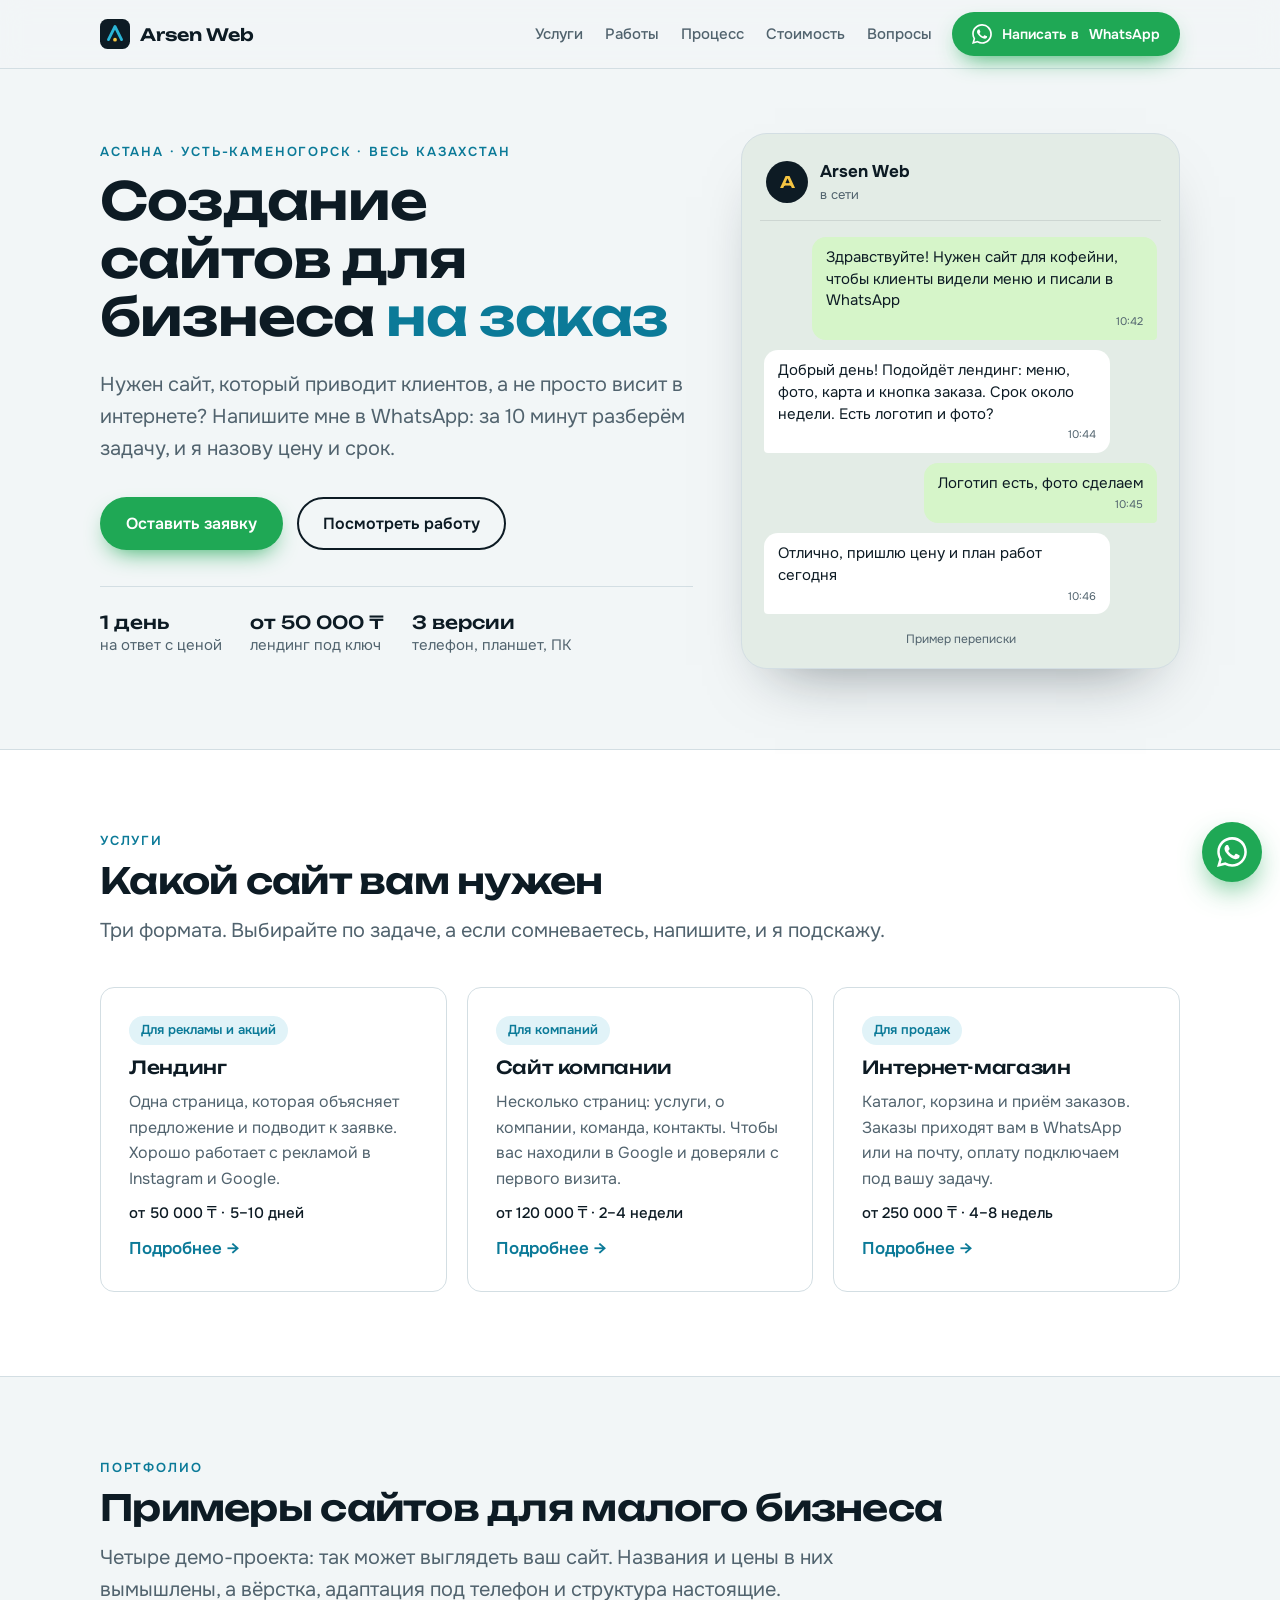
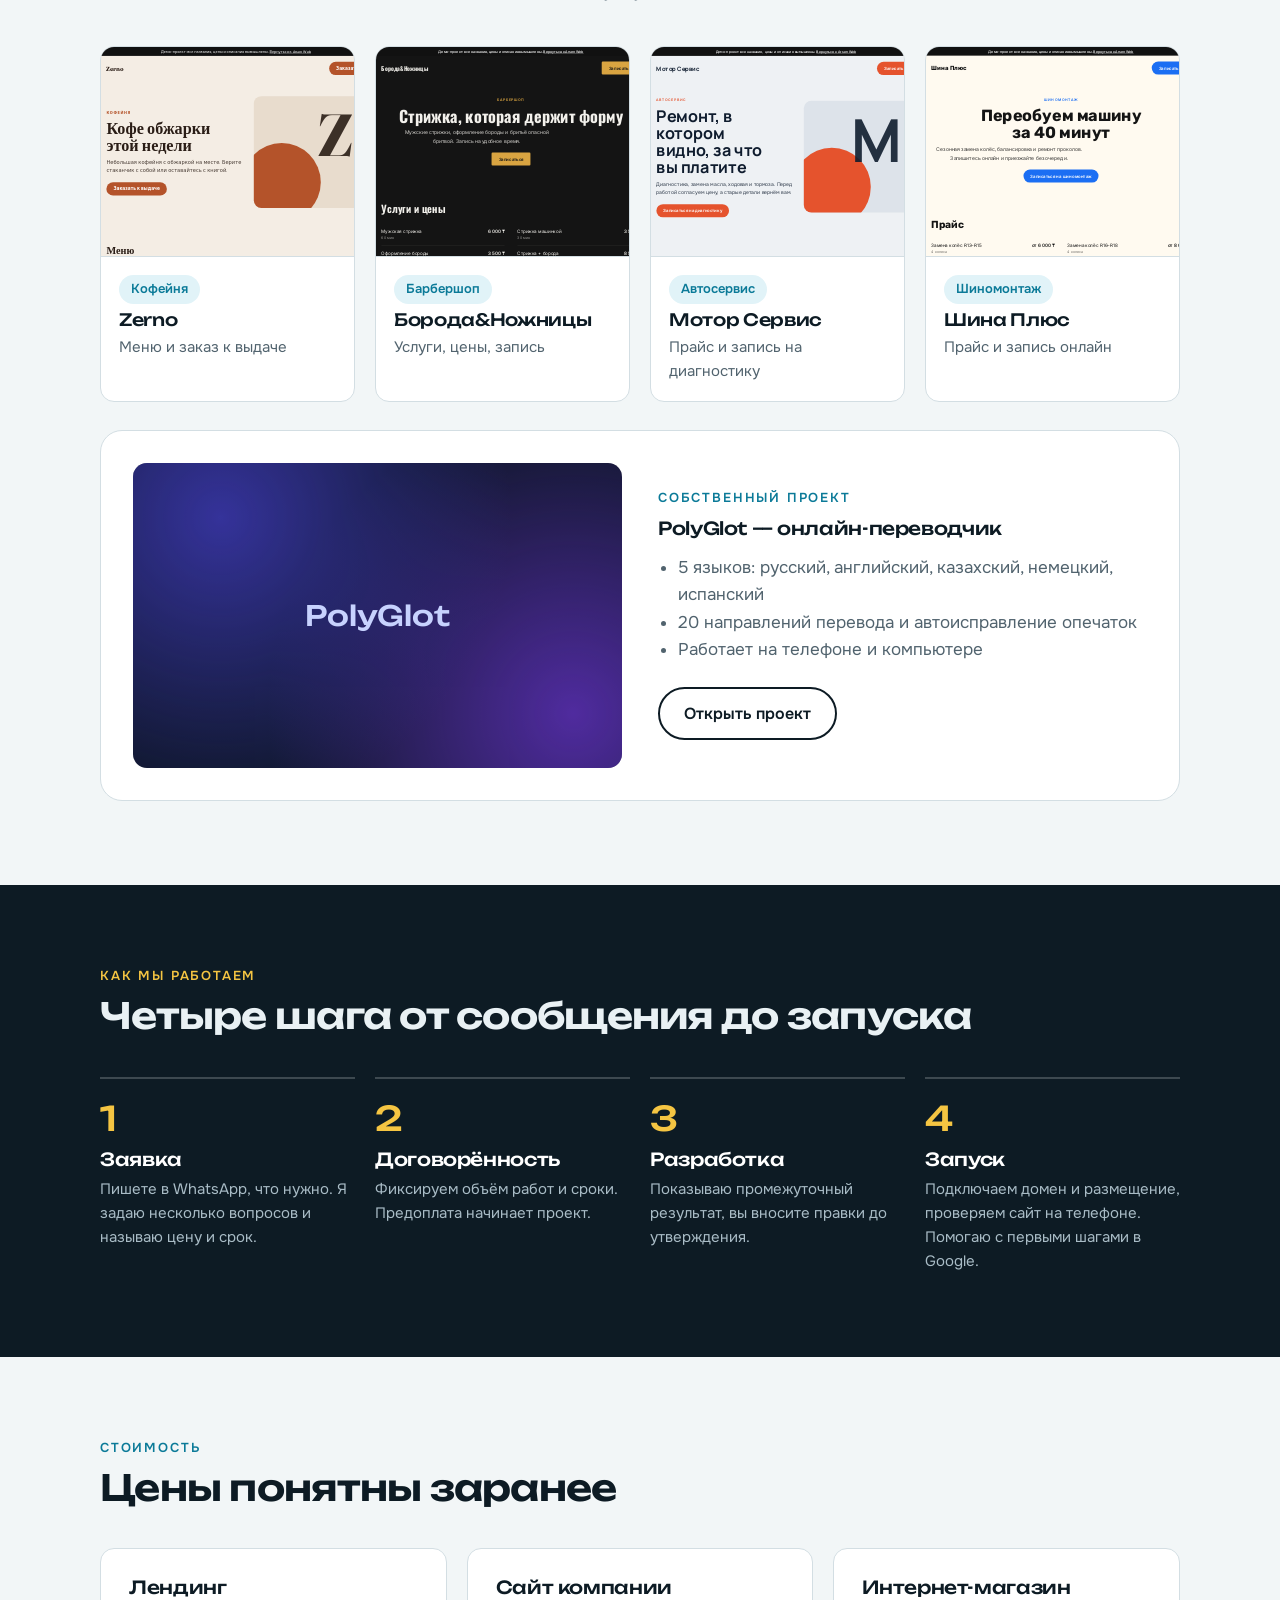
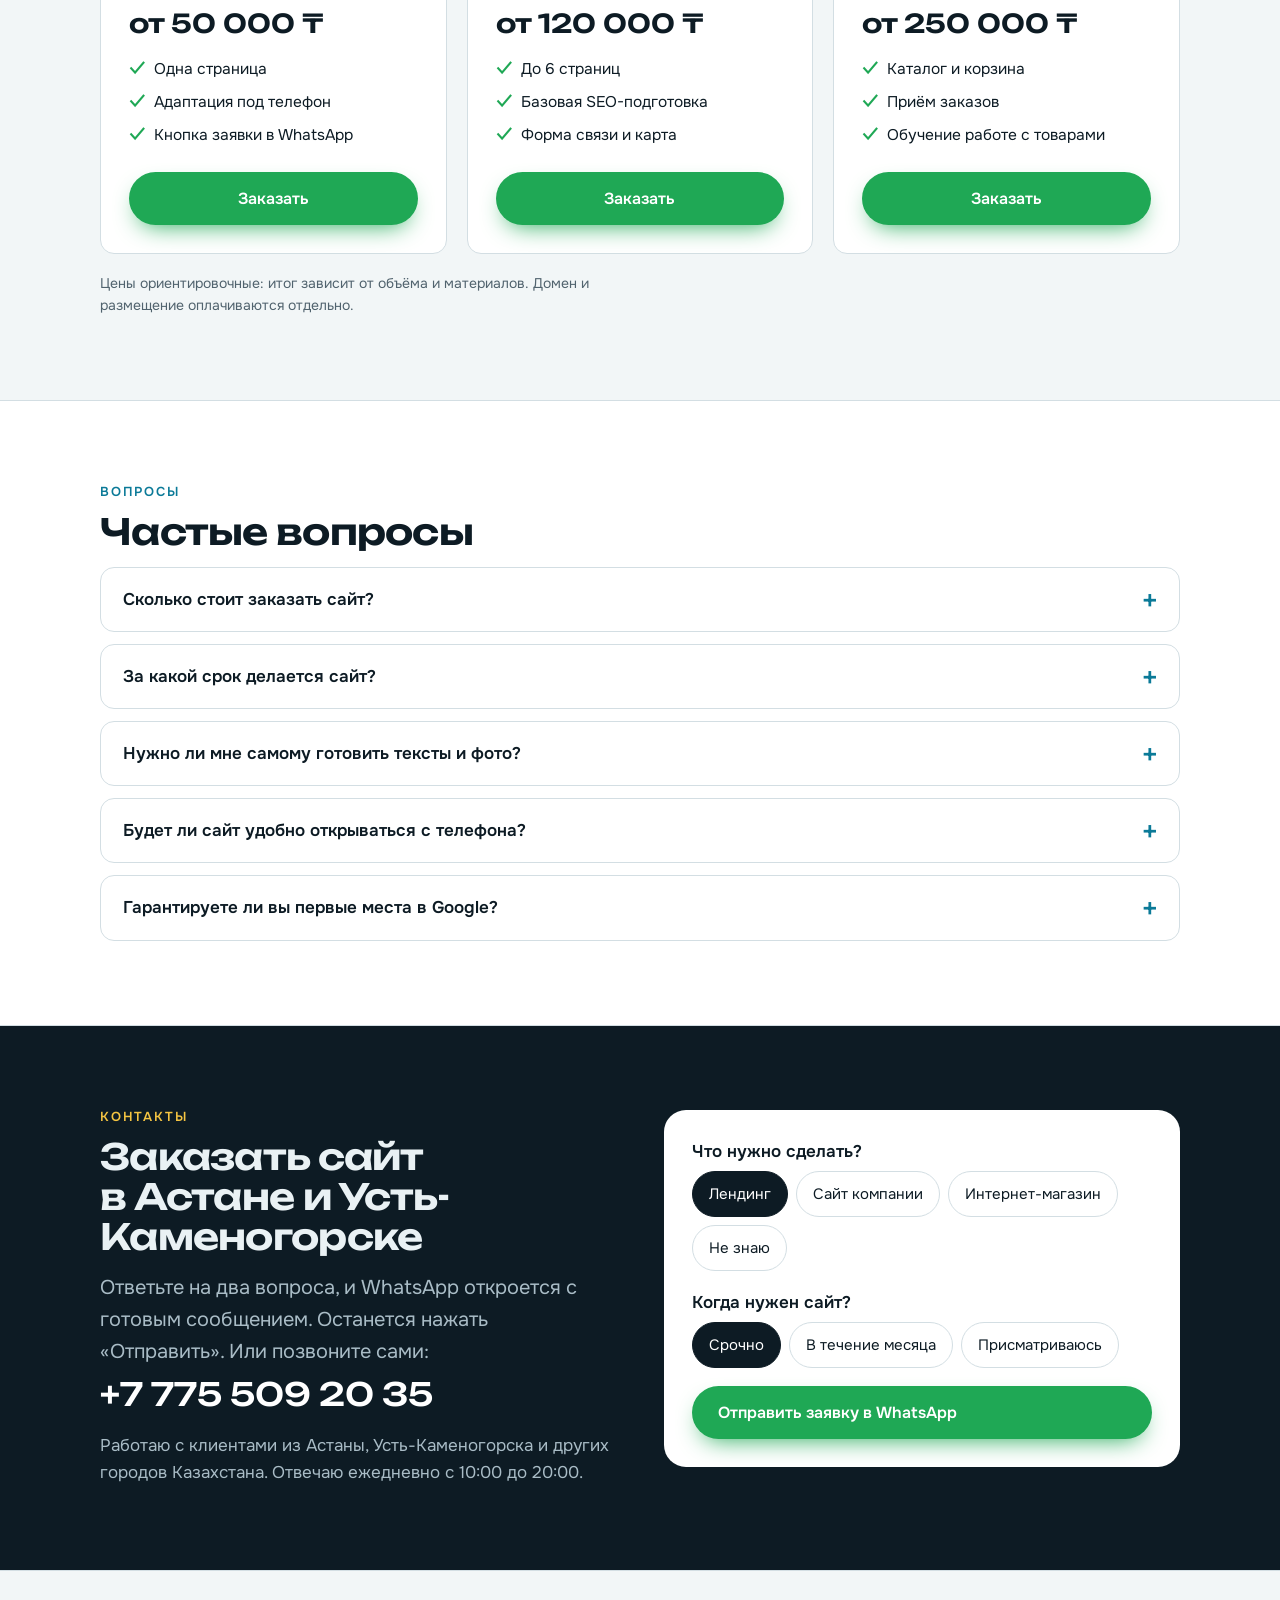
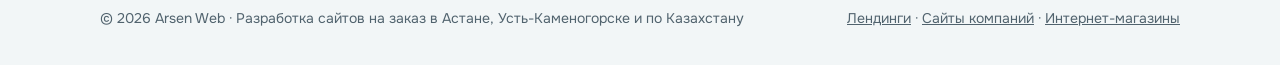
<file: index.html>
<!doctype html>
<html lang="ru">
<head>
<meta charset="utf-8">
<meta name="viewport" content="width=device-width, initial-scale=1">
<title>Создание сайтов на заказ в Астане и Усть-Каменогорске — Arsen Web</title>
<meta name="description" content="Разрабатываю сайты для бизнеса на заказ в Астане, Усть-Каменогорске и по всему Казахстану: лендинги, сайты компаний и интернет-магазины. Напишите в WhatsApp, и я назову стоимость и сроки.">
<link rel="canonical" href="https://arsen480.github.io/">
<link rel="icon" href="favicon.svg" type="image/svg+xml">
<meta name="theme-color" content="#0d1b24">
<meta property="og:type" content="website">
<meta property="og:locale" content="ru_RU">
<meta property="og:site_name" content="Arsen Web">
<meta property="og:title" content="Создание сайтов на заказ в Астане и Усть-Каменогорске — Arsen Web">
<meta property="og:description" content="Лендинги, сайты компаний и интернет-магазины. Заявка в WhatsApp, ответ в тот же день.">
<meta property="og:url" content="https://arsen480.github.io/">
<link rel="preconnect" href="https://fonts.googleapis.com">
<link rel="preconnect" href="https://fonts.gstatic.com" crossorigin>
<link rel="stylesheet" href="https://fonts.googleapis.com/css2?family=Onest:wght@400;500;600&family=Unbounded:wght@500;600&display=swap">
<link rel="stylesheet" href="styles.css">
<script type="application/ld+json">
{
  "@context": "https://schema.org",
  "@graph": [
    {
      "@type": "ProfessionalService",
      "@id": "https://arsen480.github.io/#business",
      "name": "Arsen Web",
      "url": "https://arsen480.github.io/",
      "description": "Разработка сайтов на заказ для бизнеса: лендинги, корпоративные сайты, интернет-магазины.",
      "telephone": "+77755092035",
      "areaServed": [ { "@type": "City", "name": "Астана" }, { "@type": "City", "name": "Усть-Каменогорск" }, { "@type": "Country", "name": "Казахстан" } ],
      "knowsAbout": ["Создание сайтов", "Лендинги", "Интернет-магазины", "Корпоративные сайты"]
    },
    {
      "@type": "FAQPage",
      "mainEntity": [
        { "@type": "Question", "name": "Сколько стоит заказать сайт?", "acceptedAnswer": { "@type": "Answer", "text": "Лендинг стоит от 50 000 ₸, сайт компании от 120 000 ₸, интернет-магазин от 250 000 ₸. Точную цену называю после короткого обсуждения задачи в WhatsApp." } },
        { "@type": "Question", "name": "За какой срок делается сайт?", "acceptedAnswer": { "@type": "Answer", "text": "Лендинг занимает обычно 5–10 рабочих дней, сайт компании 2–4 недели, интернет-магазин 4–8 недель. Срок зависит от готовности текстов и фотографий." } },
        { "@type": "Question", "name": "Нужно ли мне самому готовить тексты и фото?", "acceptedAnswer": { "@type": "Answer", "text": "Не обязательно. Если материалов нет, помогу составить структуру и тексты, а фотографии подберём вместе или используем ваши." } },
        { "@type": "Question", "name": "Будет ли сайт удобно открываться с телефона?", "acceptedAnswer": { "@type": "Answer", "text": "Да. Каждый сайт проверяю на телефоне, планшете и компьютере. Большинство посетителей приходит со смартфонов." } },
        { "@type": "Question", "name": "Гарантируете ли вы первые места в Google?", "acceptedAnswer": { "@type": "Answer", "text": "Нет, никто не может это гарантировать. Я делаю сайт технически готовым к поиску: быстрая загрузка, понятная структура, правильные заголовки и описания." } }
      ]
    }
  ]
}
</script>
</head>
<body>
<a class="skip" href="#main">Перейти к содержимому</a>

<header class="top">
  <div class="wrap bar">
    <a class="logo" href="/"><img src="favicon.svg" alt="" width="30" height="30">Arsen Web</a>
    <nav class="main" aria-label="Основное меню">
      <a href="#services">Услуги</a>
      <a href="#portfolio">Работы</a>
      <a href="#process">Процесс</a>
      <a href="#pricing">Стоимость</a>
      <a href="#faq">Вопросы</a>
    </nav>
    <a class="btn wa sm" href="https://wa.me/77755092035?text=%D0%97%D0%B4%D1%80%D0%B0%D0%B2%D1%81%D1%82%D0%B2%D1%83%D0%B9%D1%82%D0%B5!%20%D0%A5%D0%BE%D1%87%D1%83%20%D0%B7%D0%B0%D0%BA%D0%B0%D0%B7%D0%B0%D1%82%D1%8C%20%D1%81%D0%B0%D0%B9%D1%82." rel="noopener"><svg viewBox="0 0 24 24" aria-hidden="true"><path d="M20.52 3.48A11.9 11.9 0 0 0 12.04 0C5.5 0 .2 5.3.2 11.84c0 2.09.55 4.13 1.6 5.93L0 24l6.4-1.68a11.8 11.8 0 0 0 5.64 1.44h.01c6.54 0 11.84-5.3 11.84-11.84 0-3.16-1.23-6.13-3.37-8.44zM12.05 21.8h-.01a9.8 9.8 0 0 1-5-1.37l-.36-.21-3.8 1 1.01-3.7-.23-.38a9.8 9.8 0 0 1-1.5-5.2c0-5.42 4.42-9.84 9.85-9.84 2.63 0 5.1 1.02 6.96 2.88a9.77 9.77 0 0 1 2.88 6.96c0 5.43-4.42 9.86-9.8 9.86zm5.4-7.37c-.3-.15-1.75-.86-2.02-.96-.27-.1-.47-.15-.67.15-.2.3-.77.96-.94 1.16-.17.2-.35.22-.64.07-.3-.15-1.25-.46-2.38-1.47-.88-.78-1.47-1.75-1.64-2.05-.17-.3-.02-.46.13-.6.13-.13.3-.35.45-.52.15-.17.2-.3.3-.5.1-.2.05-.37-.02-.52-.08-.15-.67-1.61-.92-2.2-.24-.58-.48-.5-.67-.5h-.57c-.2 0-.52.07-.8.37-.27.3-1.04 1.02-1.04 2.48 0 1.46 1.07 2.88 1.22 3.08.15.2 2.1 3.2 5.08 4.49.71.3 1.26.49 1.7.63.71.23 1.36.2 1.87.12.57-.08 1.75-.72 2-1.41.25-.7.25-1.29.17-1.41-.07-.13-.27-.2-.57-.35z"/></svg><span class="t">Написать в </span>WhatsApp</a>
  </div>
</header>

<main id="main">
  <section class="hero">
    <div class="wrap grid">
      <div>
        <p class="eyebrow">Астана · Усть-Каменогорск · весь Казахстан</p>
        <h1>Создание сайтов для бизнеса <em>на заказ</em></h1>
        <p class="lead">Нужен сайт, который приводит клиентов, а не просто висит в интернете? Напишите мне в WhatsApp: за 10 минут разберём задачу, и я назову цену и срок.</p>
        <div class="cta">
          <a class="btn wa" href="#brief">Оставить заявку</a>
          <a class="btn line" href="#portfolio">Посмотреть работу</a>
        </div>
        <div class="facts">
          <div><b>1 день</b>на ответ с ценой</div>
          <div><b>от 50 000 ₸</b>лендинг под ключ</div>
          <div><b>3 версии</b>телефон, планшет, ПК</div>
        </div>
      </div>
      <figure>
        <div class="chat" role="img" aria-label="Пример переписки с заказчиком в WhatsApp">
          <div class="chat-head"><div class="ava">A</div><div><strong>Arsen Web</strong><small>в сети</small></div></div>
          <div class="msgs">
            <div class="msg me">Здравствуйте! Нужен сайт для кофейни, чтобы клиенты видели меню и писали в WhatsApp<time>10:42</time></div>
            <div class="msg you">Добрый день! Подойдёт лендинг: меню, фото, карта и кнопка заказа. Срок около недели. Есть логотип и фото?<time>10:44</time></div>
            <div class="msg me">Логотип есть, фото сделаем<time>10:45</time></div>
            <div class="msg you">Отлично, пришлю цену и план работ сегодня<time>10:46</time></div>
          </div>
          <p class="chat-note">Пример переписки</p>
        </div>
      </figure>
    </div>
  </section>

  <section id="services" style="background:#fff;border-block:1px solid var(--line)">
    <div class="wrap">
      <p class="eyebrow">Услуги</p>
      <h2>Какой сайт вам нужен</h2>
      <p class="lead">Три формата. Выбирайте по задаче, а если сомневаетесь, напишите, и я подскажу.</p>
      <div class="cards">
        <a class="card" href="landing-page.html">
          <span class="tag">Для рекламы и акций</span>
          <h3>Лендинг</h3>
          <p>Одна страница, которая объясняет предложение и подводит к заявке. Хорошо работает с рекламой в Instagram и Google.</p>
          <span class="price">от 50 000 ₸ · 5–10 дней</span>
          <span class="more">Подробнее →</span>
        </a>
        <a class="card" href="corporate-site.html">
          <span class="tag">Для компаний</span>
          <h3>Сайт компании</h3>
          <p>Несколько страниц: услуги, о компании, команда, контакты. Чтобы вас находили в Google и доверяли с первого визита.</p>
          <span class="price">от 120 000 ₸ · 2–4 недели</span>
          <span class="more">Подробнее →</span>
        </a>
        <a class="card" href="online-store.html">
          <span class="tag">Для продаж</span>
          <h3>Интернет-магазин</h3>
          <p>Каталог, корзина и приём заказов. Заказы приходят вам в WhatsApp или на почту, оплату подключаем под вашу задачу.</p>
          <span class="price">от 250 000 ₸ · 4–8 недель</span>
          <span class="more">Подробнее →</span>
        </a>
      </div>
    </div>
  </section>

  <section id="portfolio">
    <div class="wrap">
      <p class="eyebrow">Портфолио</p>
      <h2>Примеры сайтов для малого бизнеса</h2>
      <p class="lead">Четыре демо-проекта: так может выглядеть ваш сайт. Названия и цены в них вымышлены, а вёрстка, адаптация под телефон и структура настоящие.</p>
      <div class="works">
        <a class="work" href="demos/coffee/">
          <div class="thumb"><iframe src="demos/coffee/" title="Предпросмотр: Zerno" loading="lazy" tabindex="-1" aria-hidden="true"></iframe></div>
          <div class="work-t"><span class="tag">Кофейня</span><h3>Zerno</h3><p>Меню и заказ к выдаче</p></div>
        </a><a class="work" href="demos/barber/">
          <div class="thumb"><iframe src="demos/barber/" title="Предпросмотр: Борода&Ножницы" loading="lazy" tabindex="-1" aria-hidden="true"></iframe></div>
          <div class="work-t"><span class="tag">Барбершоп</span><h3>Борода&Ножницы</h3><p>Услуги, цены, запись</p></div>
        </a><a class="work" href="demos/autoservice/">
          <div class="thumb"><iframe src="demos/autoservice/" title="Предпросмотр: Мотор Сервис" loading="lazy" tabindex="-1" aria-hidden="true"></iframe></div>
          <div class="work-t"><span class="tag">Автосервис</span><h3>Мотор Сервис</h3><p>Прайс и запись на диагностику</p></div>
        </a><a class="work" href="demos/tires/">
          <div class="thumb"><iframe src="demos/tires/" title="Предпросмотр: Шина Плюс" loading="lazy" tabindex="-1" aria-hidden="true"></iframe></div>
          <div class="work-t"><span class="tag">Шиномонтаж</span><h3>Шина Плюс</h3><p>Прайс и запись онлайн</p></div>
        </a>
      </div>
      <article class="case">
        <div class="shot" aria-hidden="true"><span>PolyGlot</span></div>
        <div>
          <p class="eyebrow">Собственный проект</p>
          <h3>PolyGlot — онлайн-переводчик</h3>
          <ul>
            <li>5 языков: русский, английский, казахский, немецкий, испанский</li>
            <li>20 направлений перевода и автоисправление опечаток</li>
            <li>Работает на телефоне и компьютере</li>
          </ul>
          <a class="btn line" href="translator.html">Открыть проект</a>
        </div>
      </article>
    </div>
  </section>

  <section id="process" class="dark">
    <div class="wrap">
      <p class="eyebrow">Как мы работаем</p>
      <h2>Четыре шага от сообщения до запуска</h2>
      <ol class="steps">
        <li><h3>Заявка</h3><p>Пишете в WhatsApp, что нужно. Я задаю несколько вопросов и называю цену и срок.</p></li>
        <li><h3>Договорённость</h3><p>Фиксируем объём работ и сроки. Предоплата начинает проект.</p></li>
        <li><h3>Разработка</h3><p>Показываю промежуточный результат, вы вносите правки до утверждения.</p></li>
        <li><h3>Запуск</h3><p>Подключаем домен и размещение, проверяем сайт на телефоне. Помогаю с первыми шагами в Google.</p></li>
      </ol>
    </div>
  </section>

  <section id="pricing">
    <div class="wrap">
      <p class="eyebrow">Стоимость</p>
      <h2>Цены понятны заранее</h2>
      <div class="plans">
        <div class="plan"><h3>Лендинг</h3><div class="big">от 50 000 ₸</div>
          <ul><li>Одна страница</li><li>Адаптация под телефон</li><li>Кнопка заявки в WhatsApp</li></ul>
          <a class="btn wa" href="https://wa.me/77755092035?text=%D0%A5%D0%BE%D1%87%D1%83%20%D0%B7%D0%B0%D0%BA%D0%B0%D0%B7%D0%B0%D1%82%D1%8C%20%D0%BB%D0%B5%D0%BD%D0%B4%D0%B8%D0%BD%D0%B3." rel="noopener">Заказать</a></div>
        <div class="plan"><h3>Сайт компании</h3><div class="big">от 120 000 ₸</div>
          <ul><li>До 6 страниц</li><li>Базовая SEO-подготовка</li><li>Форма связи и карта</li></ul>
          <a class="btn wa" href="https://wa.me/77755092035?text=%D0%A5%D0%BE%D1%87%D1%83%20%D0%B7%D0%B0%D0%BA%D0%B0%D0%B7%D0%B0%D1%82%D1%8C%20%D1%81%D0%B0%D0%B9%D1%82%20%D0%BA%D0%BE%D0%BC%D0%BF%D0%B0%D0%BD%D0%B8%D0%B8." rel="noopener">Заказать</a></div>
        <div class="plan"><h3>Интернет-магазин</h3><div class="big">от 250 000 ₸</div>
          <ul><li>Каталог и корзина</li><li>Приём заказов</li><li>Обучение работе с товарами</li></ul>
          <a class="btn wa" href="https://wa.me/77755092035?text=%D0%A5%D0%BE%D1%87%D1%83%20%D0%B7%D0%B0%D0%BA%D0%B0%D0%B7%D0%B0%D1%82%D1%8C%20%D0%B8%D0%BD%D1%82%D0%B5%D1%80%D0%BD%D0%B5%D1%82-%D0%BC%D0%B0%D0%B3%D0%B0%D0%B7%D0%B8%D0%BD." rel="noopener">Заказать</a></div>
      </div>
      <p class="fine">Цены ориентировочные: итог зависит от объёма и материалов. Домен и размещение оплачиваются отдельно.</p>
    </div>
  </section>

  <section id="faq" style="background:#fff;border-block:1px solid var(--line)">
    <div class="wrap">
      <p class="eyebrow">Вопросы</p>
      <h2>Частые вопросы</h2>
      <details><summary>Сколько стоит заказать сайт?</summary><p>Лендинг стоит от 50 000 ₸, сайт компании от 120 000 ₸, интернет-магазин от 250 000 ₸. Точную цену называю после короткого обсуждения задачи в WhatsApp.</p></details>
      <details><summary>За какой срок делается сайт?</summary><p>Лендинг занимает обычно 5–10 рабочих дней, сайт компании 2–4 недели, интернет-магазин 4–8 недель. Срок зависит от готовности текстов и фотографий.</p></details>
      <details><summary>Нужно ли мне самому готовить тексты и фото?</summary><p>Не обязательно. Если материалов нет, помогу составить структуру и тексты, а фотографии подберём вместе или используем ваши.</p></details>
      <details><summary>Будет ли сайт удобно открываться с телефона?</summary><p>Да. Каждый сайт проверяю на телефоне, планшете и компьютере. Большинство посетителей приходит со смартфонов.</p></details>
      <details><summary>Гарантируете ли вы первые места в Google?</summary><p>Нет, никто не может это гарантировать. Я делаю сайт технически готовым к поиску: быстрая загрузка, понятная структура, правильные заголовки и описания.</p></details>
    </div>
  </section>

  <section id="brief" class="dark">
    <div class="wrap brief">
      <div>
        <p class="eyebrow">Контакты</p>
        <h2>Заказать сайт в Астане и Усть-Каменогорске</h2>
        <p class="lead">Ответьте на два вопроса, и WhatsApp откроется с готовым сообщением. Останется нажать «Отправить». Или позвоните сами:</p>
        <a class="phone" href="tel:+77755092035">+7 775 509 20 35</a>
        <p>Работаю с клиентами из Астаны, Усть-Каменогорска и других городов Казахстана. Отвечаю ежедневно с 10:00 до 20:00.</p>
      </div>
      <form class="panel" id="briefForm" onsubmit="return false">
        <fieldset>
          <legend>Что нужно сделать?</legend>
          <div class="opts">
            <input type="radio" name="type" id="t1" value="лендинг" checked><label for="t1">Лендинг</label>
            <input type="radio" name="type" id="t2" value="сайт компании"><label for="t2">Сайт компании</label>
            <input type="radio" name="type" id="t3" value="интернет-магазин"><label for="t3">Интернет-магазин</label>
            <input type="radio" name="type" id="t4" value="пока не знаю, нужна консультация"><label for="t4">Не знаю</label>
          </div>
        </fieldset>
        <fieldset>
          <legend>Когда нужен сайт?</legend>
          <div class="opts">
            <input type="radio" name="when" id="w1" value="как можно скорее" checked><label for="w1">Срочно</label>
            <input type="radio" name="when" id="w2" value="в течение месяца"><label for="w2">В течение месяца</label>
            <input type="radio" name="when" id="w3" value="пока присматриваюсь"><label for="w3">Присматриваюсь</label>
          </div>
        </fieldset>
        <a class="btn wa" id="briefLink" href="https://wa.me/77755092035" rel="noopener">Отправить заявку в WhatsApp</a>
      </form>
    </div>
  </section>
</main>

<footer>
  <div class="wrap">
    <span>© <span id="y">2026</span> Arsen Web · Разработка сайтов на заказ в Астане, Усть-Каменогорске и по Казахстану</span>
    <span><a href="landing-page.html">Лендинги</a> · <a href="corporate-site.html">Сайты компаний</a> · <a href="online-store.html">Интернет-магазины</a></span>
  </div>
</footer>

<a class="fab" href="https://wa.me/77755092035" rel="noopener" aria-label="Написать в WhatsApp"><svg viewBox="0 0 24 24" aria-hidden="true"><path d="M20.52 3.48A11.9 11.9 0 0 0 12.04 0C5.5 0 .2 5.3.2 11.84c0 2.09.55 4.13 1.6 5.93L0 24l6.4-1.68a11.8 11.8 0 0 0 5.64 1.44h.01c6.54 0 11.84-5.3 11.84-11.84 0-3.16-1.23-6.13-3.37-8.44zM12.05 21.8h-.01a9.8 9.8 0 0 1-5-1.37l-.36-.21-3.8 1 1.01-3.7-.23-.38a9.8 9.8 0 0 1-1.5-5.2c0-5.42 4.42-9.84 9.85-9.84 2.63 0 5.1 1.02 6.96 2.88a9.77 9.77 0 0 1 2.88 6.96c0 5.43-4.42 9.86-9.8 9.86zm5.4-7.37c-.3-.15-1.75-.86-2.02-.96-.27-.1-.47-.15-.67.15-.2.3-.77.96-.94 1.16-.17.2-.35.22-.64.07-.3-.15-1.25-.46-2.38-1.47-.88-.78-1.47-1.75-1.64-2.05-.17-.3-.02-.46.13-.6.13-.13.3-.35.45-.52.15-.17.2-.3.3-.5.1-.2.05-.37-.02-.52-.08-.15-.67-1.61-.92-2.2-.24-.58-.48-.5-.67-.5h-.57c-.2 0-.52.07-.8.37-.27.3-1.04 1.02-1.04 2.48 0 1.46 1.07 2.88 1.22 3.08.15.2 2.1 3.2 5.08 4.49.71.3 1.26.49 1.7.63.71.23 1.36.2 1.87.12.57-.08 1.75-.72 2-1.41.25-.7.25-1.29.17-1.41-.07-.13-.27-.2-.57-.35z"/></svg></a>

<script>
(function () {
  var PHONE = "77755092035";
  var form = document.getElementById("briefForm"), link = document.getElementById("briefLink");
  function update() {
    var t = form.elements.type.value, w = form.elements.when.value;
    var msg = "Здравствуйте! Хочу заказать сайт: " + t + ". Сроки: " + w + ".";
    link.href = "https://wa.me/" + PHONE + "?text=" + encodeURIComponent(msg);
  }
  form.addEventListener("change", update); update();
  document.getElementById("y").textContent = new Date().getFullYear();
})();
</script>
</body>
</html>
</file>
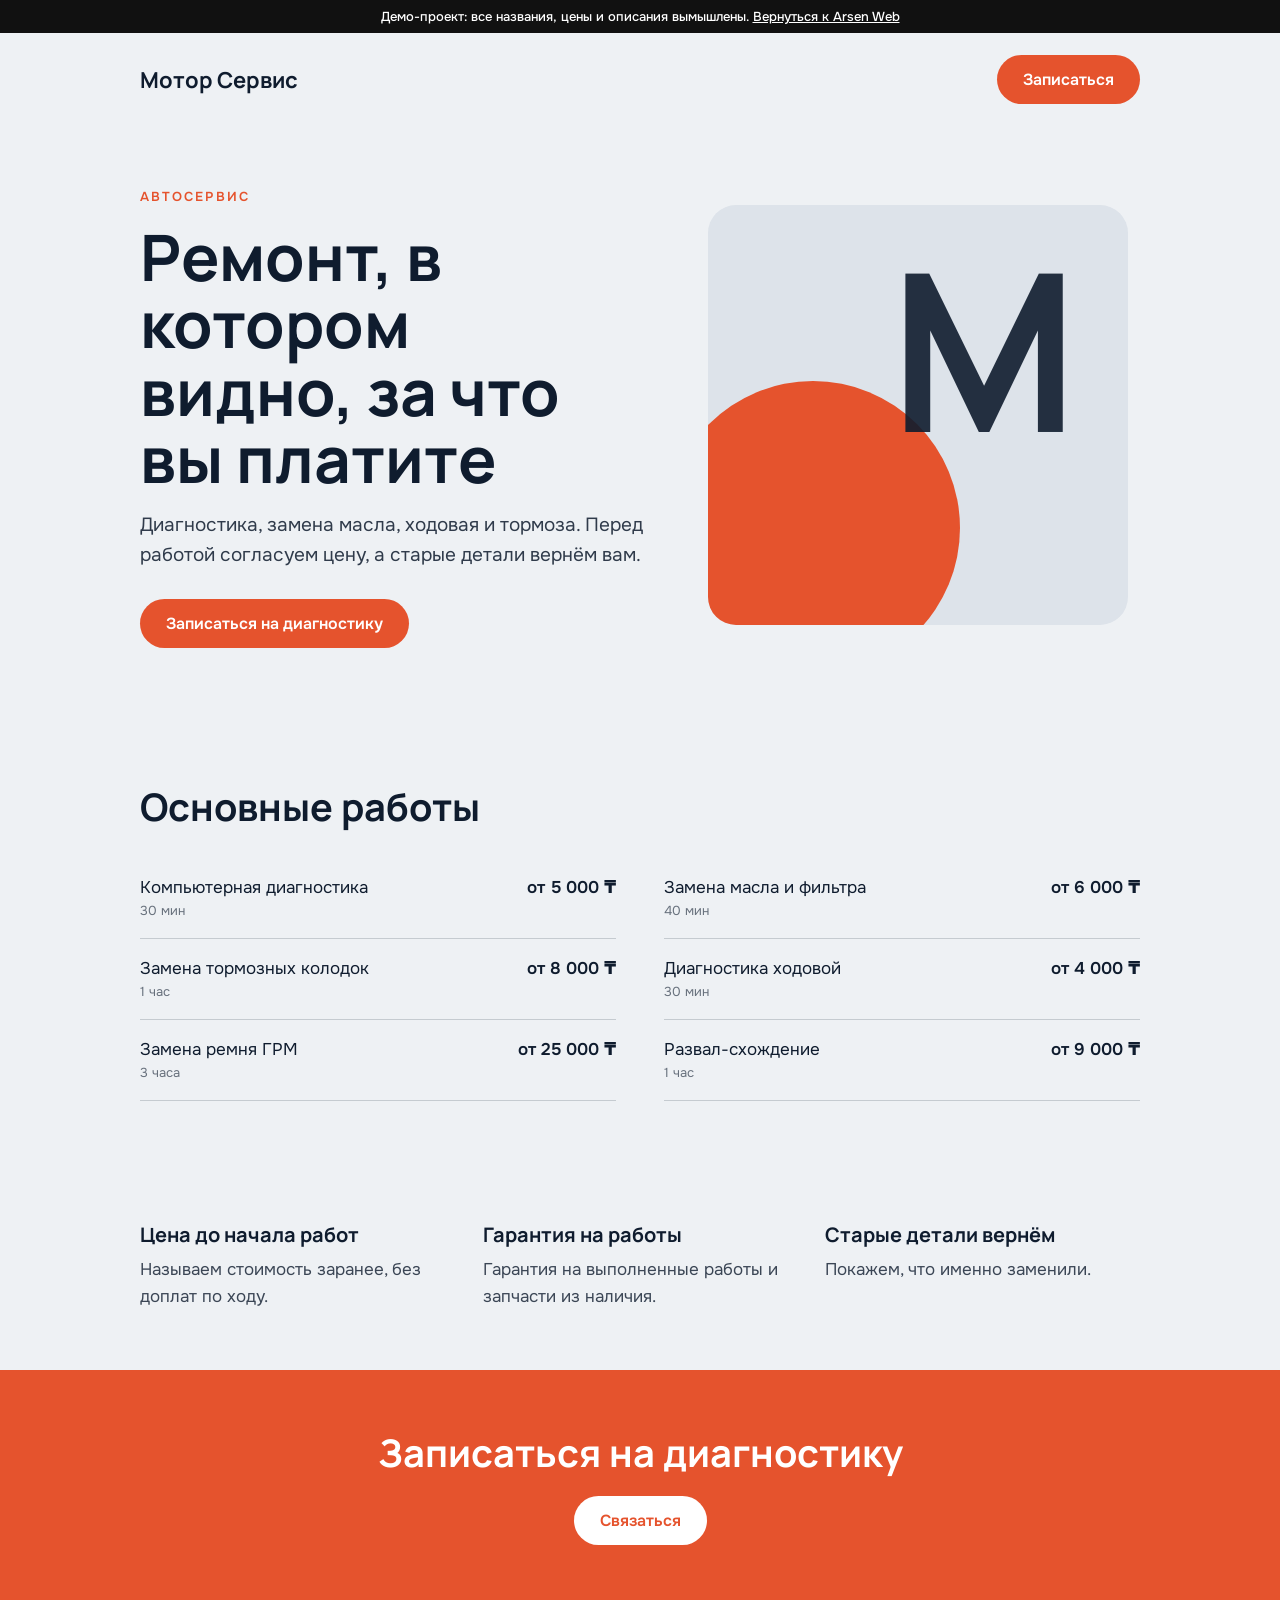
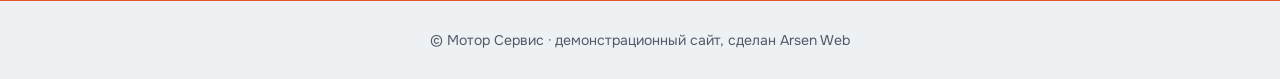
<file: demos/autoservice/index.html>
<!doctype html>
<html lang="ru">
<head>
<meta charset="utf-8">
<meta name="viewport" content="width=device-width, initial-scale=1">
<meta name="robots" content="noindex">
<title>Мотор Сервис — Автосервис (демо-проект)</title>
<meta name="description" content="Демо-проект сайта: автосервис. Данные вымышленные.">
<link rel="icon" href="../../favicon.svg" type="image/svg+xml">
<link rel="preconnect" href="https://fonts.googleapis.com">
<link rel="preconnect" href="https://fonts.gstatic.com" crossorigin>
<link rel="stylesheet" href="https://fonts.googleapis.com/css2?family=Manrope:wght@500;700;800&family=Onest:wght@400;500&display=swap">
<style>
:root{--bg:#eef1f4;--ink:#0f1c2e;--ac:#e5532d;--soft:#dde3ea;--on:#fff;--disp:'Manrope',system-ui,sans-serif;--body:'Onest',system-ui,sans-serif}
*{box-sizing:border-box;margin:0;padding:0}
body{background:var(--bg);color:var(--ink);font:400 17px/1.6 var(--body)}
.demo{background:#111;color:#fff;font:500 13px var(--body);text-align:center;padding:8px 16px}
.demo a{color:#fff}
.wrap{max-width:1040px;margin:0 auto;padding-inline:20px}
header{display:flex;align-items:center;justify-content:space-between;padding-block:22px}
.logo{font:700 22px var(--disp)}
.btn{display:inline-block;background:var(--ac);color:var(--on);padding:14px 26px;border-radius:999px;font:600 16px var(--body);text-decoration:none}
.hero{display:grid;grid-template-columns:1.1fr .9fr;gap:40px;align-items:center;padding-block:56px 72px;}
.hero small{text-transform:uppercase;letter-spacing:.16em;font-weight:600;color:var(--ac);font-size:13px}
h1{font:700 clamp(34px,6vw,64px)/1.05 var(--disp);margin:14px 0 18px;text-wrap:balance}
.hero p{font-size:19px;max-width:48ch;margin-bottom:28px;opacity:.85}
.art{aspect-ratio:1;border-radius:28px;background:var(--soft);position:relative;overflow:hidden;width:100%;max-width:420px;}
.art::before{content:"";position:absolute;width:70%;aspect-ratio:1;border-radius:50%;background:var(--ac);left:-10%;bottom:-12%}
.art::after{content:"М";position:absolute;right:12%;top:8%;font:700 clamp(120px,22vw,220px)/1 var(--disp);color:var(--ink);opacity:.9}
section{padding-block:60px}
h2{font:700 clamp(26px,4vw,38px) var(--disp);margin-bottom:26px}
ul{list-style:none;display:grid;grid-template-columns:1fr 1fr;gap:0 48px}
li{display:flex;justify-content:space-between;gap:16px;padding-block:16px;border-bottom:1px solid color-mix(in srgb,var(--ink) 18%,transparent)}
.n small{display:block;font-size:13px;opacity:.6}
.p{font-weight:600;white-space:nowrap}
.feats{display:grid;grid-template-columns:repeat(3,1fr);gap:28px}
.feats h3{font:700 20px var(--disp);margin-bottom:8px}
.feats p{opacity:.8}
.band{background:var(--ac);color:var(--on);text-align:center;padding-block:56px}
.band h2{margin-bottom:18px}
.band .btn{background:var(--on);color:var(--ac)}
footer{padding-block:28px;font-size:14px;opacity:.7;text-align:center}
@media (max-width:760px){.hero,ul,.feats{grid-template-columns:1fr}.art{max-width:260px}}
</style>
</head>
<body>
<div class="demo">Демо-проект: все названия, цены и описания вымышлены. <a href="../../">Вернуться к Arsen Web</a></div>
<div class="wrap">
  <header><span class="logo">Мотор Сервис</span><a class="btn" href="#cta">Записаться</a></header>
  <main>
  <div class="hero">
    <div><small>Автосервис</small><h1>Ремонт, в котором видно, за что вы платите</h1><p>Диагностика, замена масла, ходовая и тормоза. Перед работой согласуем цену, а старые детали вернём вам.</p><a class="btn" href="#cta">Записаться на диагностику</a></div>
    <div class="art" aria-hidden="true"></div>
  </div>
  <section aria-labelledby="m"><h2 id="m">Основные работы</h2><ul><li><span class="n">Компьютерная диагностика<small>30 мин</small></span><span class="p">от 5 000 ₸</span></li><li><span class="n">Замена масла и фильтра<small>40 мин</small></span><span class="p">от 6 000 ₸</span></li><li><span class="n">Замена тормозных колодок<small>1 час</small></span><span class="p">от 8 000 ₸</span></li><li><span class="n">Диагностика ходовой<small>30 мин</small></span><span class="p">от 4 000 ₸</span></li><li><span class="n">Замена ремня ГРМ<small>3 часа</small></span><span class="p">от 25 000 ₸</span></li><li><span class="n">Развал-схождение<small>1 час</small></span><span class="p">от 9 000 ₸</span></li></ul></section>
  <section aria-label="Преимущества"><div class="feats"><div><h3>Цена до начала работ</h3><p>Называем стоимость заранее, без доплат по ходу.</p></div><div><h3>Гарантия на работы</h3><p>Гарантия на выполненные работы и запчасти из наличия.</p></div><div><h3>Старые детали вернём</h3><p>Покажем, что именно заменили.</p></div></div></section>
  </main>
</div>
<div class="band" id="cta"><div class="wrap"><h2>Записаться на диагностику</h2><a class="btn" href="#cta">Связаться</a></div></div>
<footer>© Мотор Сервис · демонстрационный сайт, сделан Arsen Web</footer>
</body>
</html>
</file>
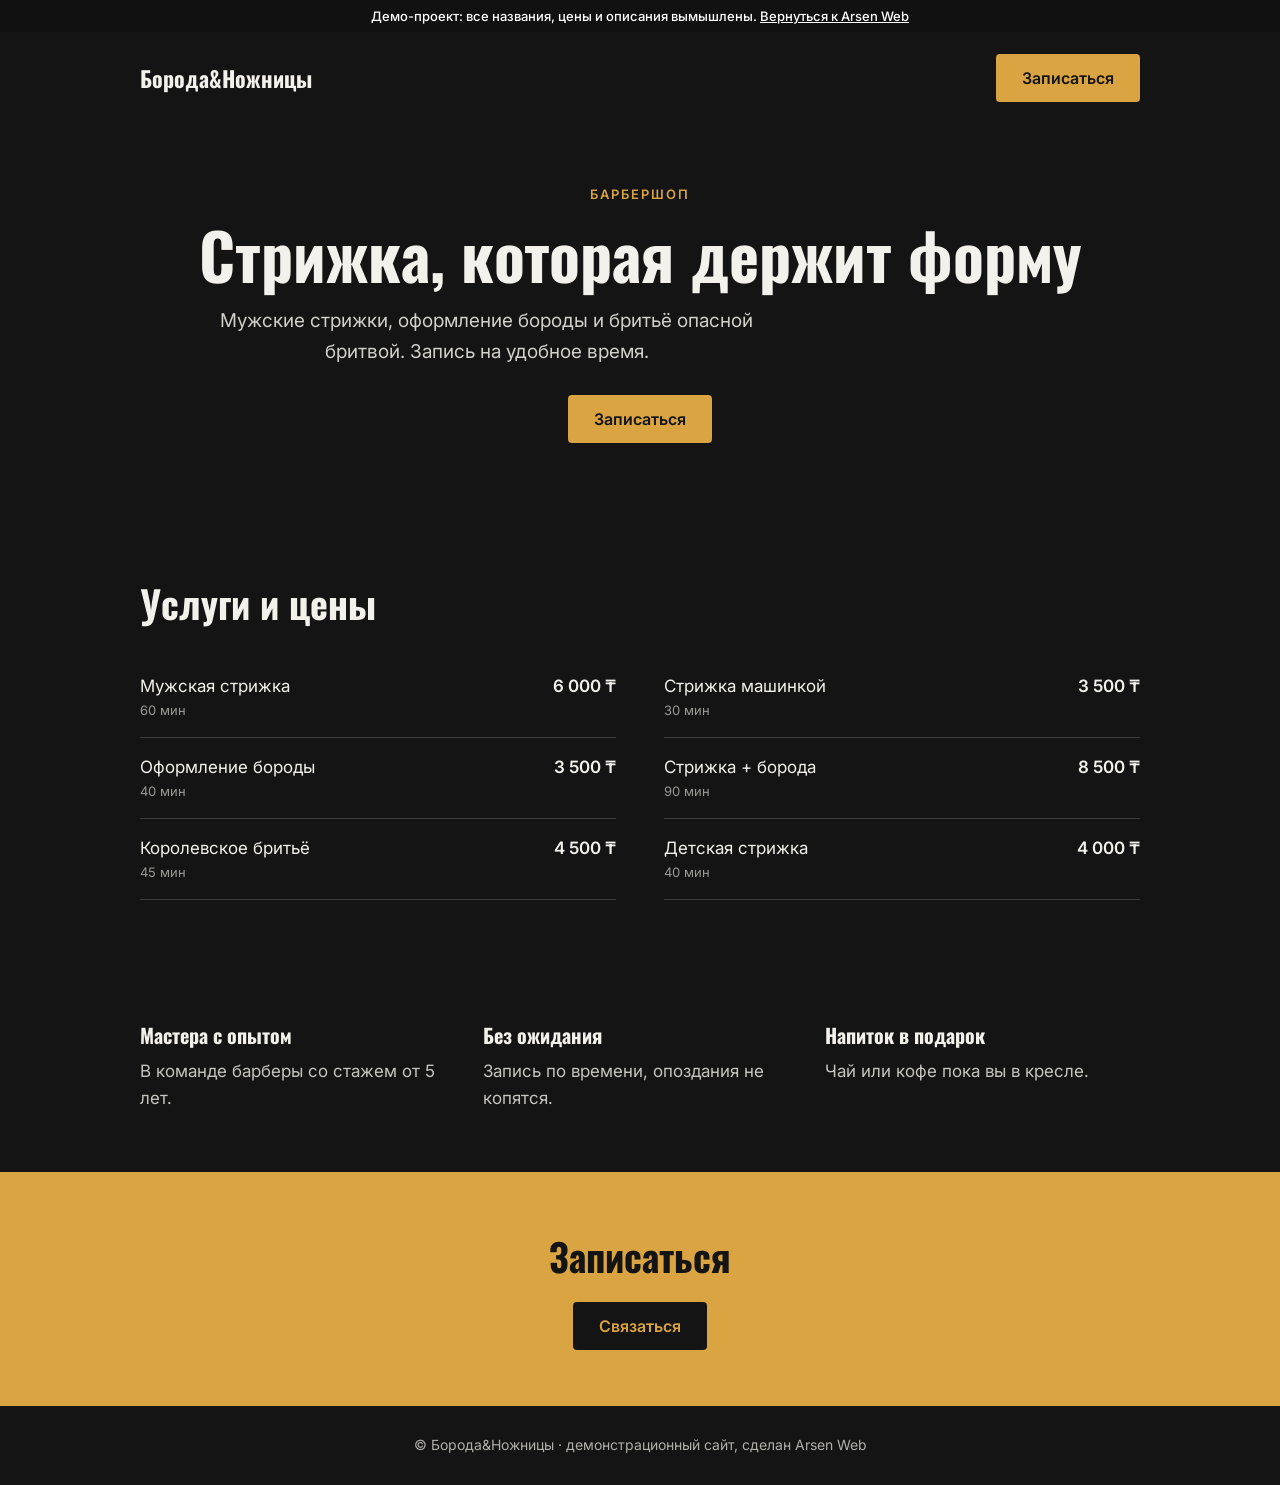
<file: demos/barber/index.html>
<!doctype html>
<html lang="ru">
<head>
<meta charset="utf-8">
<meta name="viewport" content="width=device-width, initial-scale=1">
<meta name="robots" content="noindex">
<title>Борода&Ножницы — Барбершоп (демо-проект)</title>
<meta name="description" content="Демо-проект сайта: барбершоп. Данные вымышленные.">
<link rel="icon" href="../../favicon.svg" type="image/svg+xml">
<link rel="preconnect" href="https://fonts.googleapis.com">
<link rel="preconnect" href="https://fonts.gstatic.com" crossorigin>
<link rel="stylesheet" href="https://fonts.googleapis.com/css2?family=Oswald:wght@500;700&family=Inter:wght@400;500&display=swap">
<style>
:root{--bg:#141414;--ink:#f3f1ec;--ac:#d9a441;--soft:#222222;--on:#141414;--disp:'Oswald','Arial Narrow',sans-serif;--body:'Inter',system-ui,sans-serif}
*{box-sizing:border-box;margin:0;padding:0}
body{background:var(--bg);color:var(--ink);font:400 17px/1.6 var(--body)}
.demo{background:#111;color:#fff;font:500 13px var(--body);text-align:center;padding:8px 16px}
.demo a{color:#fff}
.wrap{max-width:1040px;margin:0 auto;padding-inline:20px}
header{display:flex;align-items:center;justify-content:space-between;padding-block:22px}
.logo{font:700 22px var(--disp)}
.btn{display:inline-block;background:var(--ac);color:var(--on);padding:14px 26px;border-radius:4px;font:600 16px var(--body);text-decoration:none}
.hero{display:grid;grid-template-columns:1fr;gap:40px;align-items:center;padding-block:56px 72px;text-align:center;justify-items:center}
.hero small{text-transform:uppercase;letter-spacing:.16em;font-weight:600;color:var(--ac);font-size:13px}
h1{font:700 clamp(34px,6vw,64px)/1.05 var(--disp);margin:14px 0 18px;text-wrap:balance}
.hero p{font-size:19px;max-width:48ch;margin-bottom:28px;opacity:.85}
.art{aspect-ratio:1;border-radius:8px;background:var(--soft);position:relative;overflow:hidden;width:100%;max-width:420px;display:none}
.art::before{content:"";position:absolute;width:70%;aspect-ratio:1;border-radius:50%;background:var(--ac);left:-10%;bottom:-12%}
.art::after{content:"Б";position:absolute;right:12%;top:8%;font:700 clamp(120px,22vw,220px)/1 var(--disp);color:var(--ink);opacity:.9}
section{padding-block:60px}
h2{font:700 clamp(26px,4vw,38px) var(--disp);margin-bottom:26px}
ul{list-style:none;display:grid;grid-template-columns:1fr 1fr;gap:0 48px}
li{display:flex;justify-content:space-between;gap:16px;padding-block:16px;border-bottom:1px solid color-mix(in srgb,var(--ink) 18%,transparent)}
.n small{display:block;font-size:13px;opacity:.6}
.p{font-weight:600;white-space:nowrap}
.feats{display:grid;grid-template-columns:repeat(3,1fr);gap:28px}
.feats h3{font:700 20px var(--disp);margin-bottom:8px}
.feats p{opacity:.8}
.band{background:var(--ac);color:var(--on);text-align:center;padding-block:56px}
.band h2{margin-bottom:18px}
.band .btn{background:var(--on);color:var(--ac)}
footer{padding-block:28px;font-size:14px;opacity:.7;text-align:center}
@media (max-width:760px){.hero,ul,.feats{grid-template-columns:1fr}.art{max-width:260px}}
</style>
</head>
<body>
<div class="demo">Демо-проект: все названия, цены и описания вымышлены. <a href="../../">Вернуться к Arsen Web</a></div>
<div class="wrap">
  <header><span class="logo">Борода&Ножницы</span><a class="btn" href="#cta">Записаться</a></header>
  <main>
  <div class="hero">
    <div><small>Барбершоп</small><h1>Стрижка, которая держит форму</h1><p>Мужские стрижки, оформление бороды и бритьё опасной бритвой. Запись на удобное время.</p><a class="btn" href="#cta">Записаться</a></div>
    <div class="art" aria-hidden="true"></div>
  </div>
  <section aria-labelledby="m"><h2 id="m">Услуги и цены</h2><ul><li><span class="n">Мужская стрижка<small>60 мин</small></span><span class="p">6 000 ₸</span></li><li><span class="n">Стрижка машинкой<small>30 мин</small></span><span class="p">3 500 ₸</span></li><li><span class="n">Оформление бороды<small>40 мин</small></span><span class="p">3 500 ₸</span></li><li><span class="n">Стрижка + борода<small>90 мин</small></span><span class="p">8 500 ₸</span></li><li><span class="n">Королевское бритьё<small>45 мин</small></span><span class="p">4 500 ₸</span></li><li><span class="n">Детская стрижка<small>40 мин</small></span><span class="p">4 000 ₸</span></li></ul></section>
  <section aria-label="Преимущества"><div class="feats"><div><h3>Мастера с опытом</h3><p>В команде барберы со стажем от 5 лет.</p></div><div><h3>Без ожидания</h3><p>Запись по времени, опоздания не копятся.</p></div><div><h3>Напиток в подарок</h3><p>Чай или кофе пока вы в кресле.</p></div></div></section>
  </main>
</div>
<div class="band" id="cta"><div class="wrap"><h2>Записаться</h2><a class="btn" href="#cta">Связаться</a></div></div>
<footer>© Борода&Ножницы · демонстрационный сайт, сделан Arsen Web</footer>
</body>
</html>
</file>
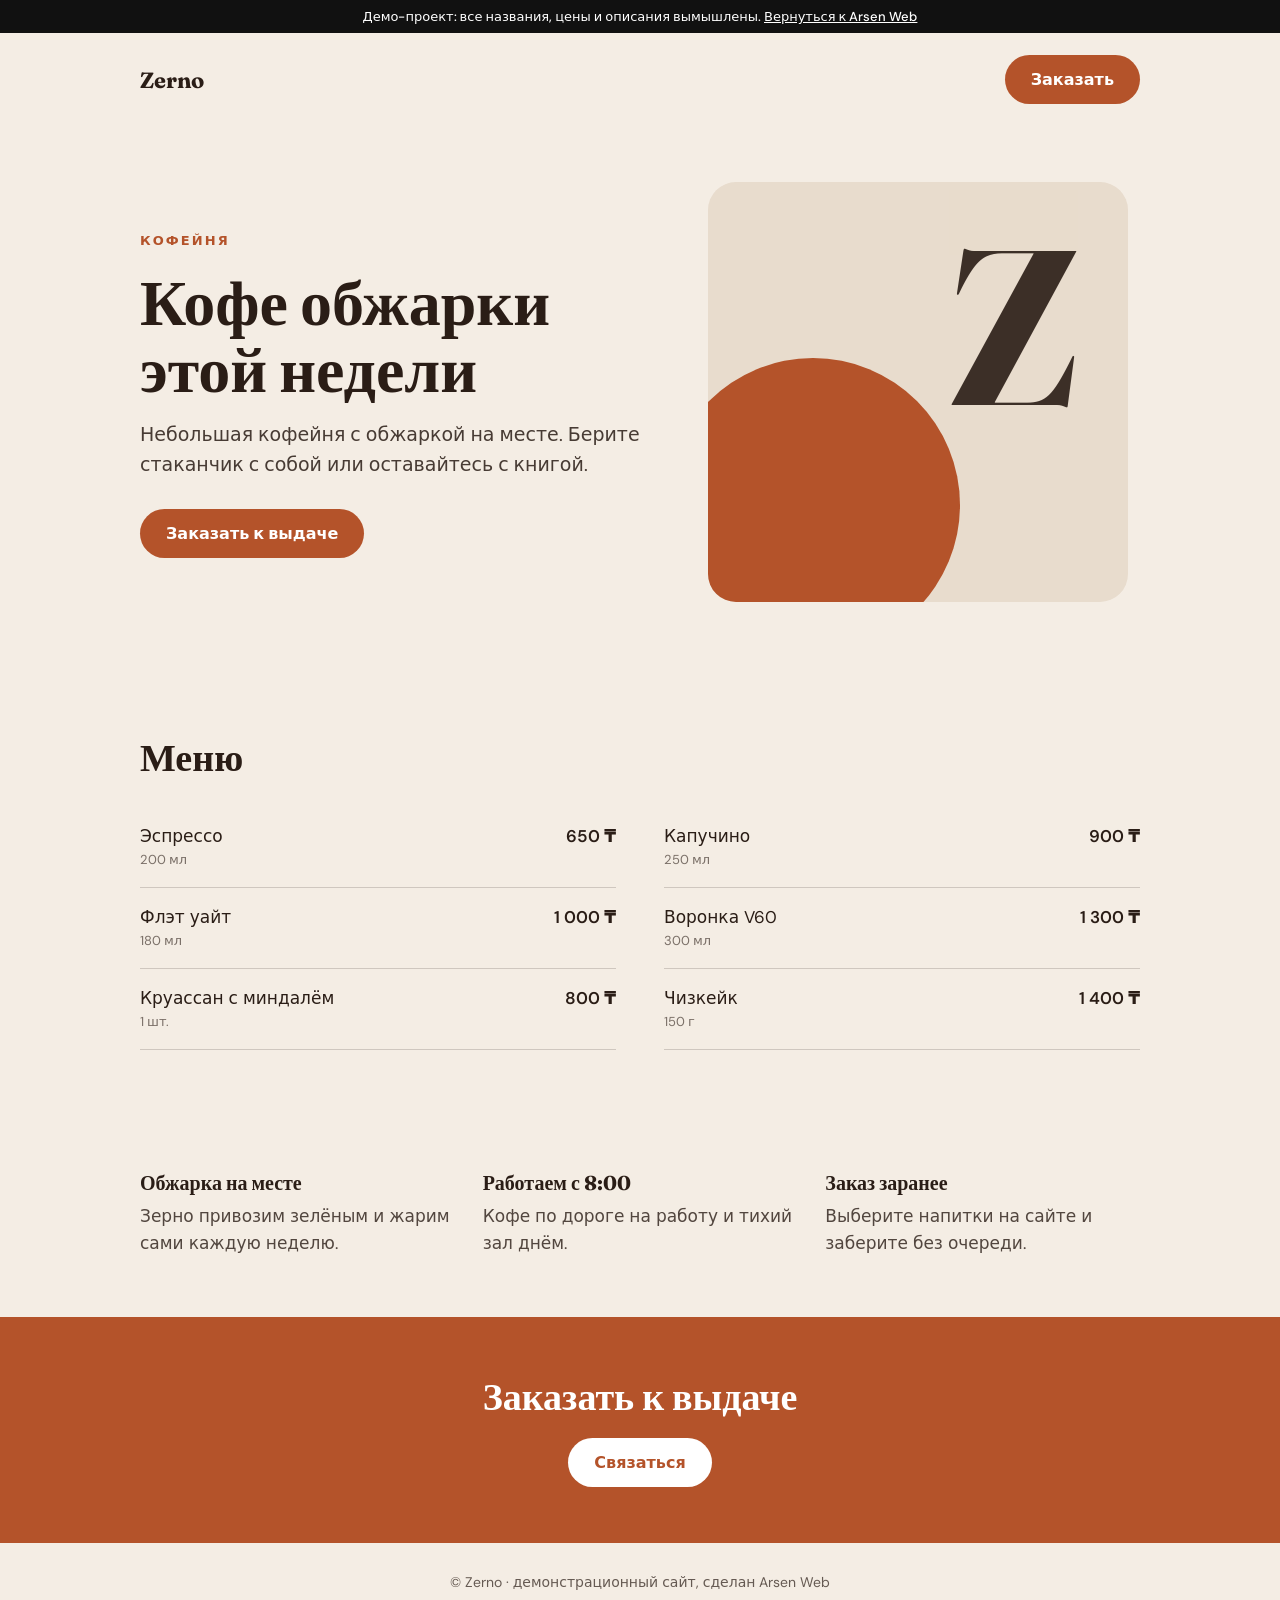
<file: demos/coffee/index.html>
<!doctype html>
<html lang="ru">
<head>
<meta charset="utf-8">
<meta name="viewport" content="width=device-width, initial-scale=1">
<meta name="robots" content="noindex">
<title>Zerno — Кофейня (демо-проект)</title>
<meta name="description" content="Демо-проект сайта: кофейня. Данные вымышленные.">
<link rel="icon" href="../../favicon.svg" type="image/svg+xml">
<link rel="preconnect" href="https://fonts.googleapis.com">
<link rel="preconnect" href="https://fonts.gstatic.com" crossorigin>
<link rel="stylesheet" href="https://fonts.googleapis.com/css2?family=Fraunces:opsz,wght@9..144,500;9..144,700&family=DM+Sans:wght@400;500&display=swap">
<style>
:root{--bg:#f4ede4;--ink:#2a1d16;--ac:#b4532a;--soft:#e8dccd;--on:#fff;--disp:'Fraunces',Georgia,serif;--body:'DM Sans',system-ui,sans-serif}
*{box-sizing:border-box;margin:0;padding:0}
body{background:var(--bg);color:var(--ink);font:400 17px/1.6 var(--body)}
.demo{background:#111;color:#fff;font:500 13px var(--body);text-align:center;padding:8px 16px}
.demo a{color:#fff}
.wrap{max-width:1040px;margin:0 auto;padding-inline:20px}
header{display:flex;align-items:center;justify-content:space-between;padding-block:22px}
.logo{font:700 22px var(--disp)}
.btn{display:inline-block;background:var(--ac);color:var(--on);padding:14px 26px;border-radius:999px;font:600 16px var(--body);text-decoration:none}
.hero{display:grid;grid-template-columns:1.1fr .9fr;gap:40px;align-items:center;padding-block:56px 72px;}
.hero small{text-transform:uppercase;letter-spacing:.16em;font-weight:600;color:var(--ac);font-size:13px}
h1{font:700 clamp(34px,6vw,64px)/1.05 var(--disp);margin:14px 0 18px;text-wrap:balance}
.hero p{font-size:19px;max-width:48ch;margin-bottom:28px;opacity:.85}
.art{aspect-ratio:1;border-radius:28px;background:var(--soft);position:relative;overflow:hidden;width:100%;max-width:420px;}
.art::before{content:"";position:absolute;width:70%;aspect-ratio:1;border-radius:50%;background:var(--ac);left:-10%;bottom:-12%}
.art::after{content:"Z";position:absolute;right:12%;top:8%;font:700 clamp(120px,22vw,220px)/1 var(--disp);color:var(--ink);opacity:.9}
section{padding-block:60px}
h2{font:700 clamp(26px,4vw,38px) var(--disp);margin-bottom:26px}
ul{list-style:none;display:grid;grid-template-columns:1fr 1fr;gap:0 48px}
li{display:flex;justify-content:space-between;gap:16px;padding-block:16px;border-bottom:1px solid color-mix(in srgb,var(--ink) 18%,transparent)}
.n small{display:block;font-size:13px;opacity:.6}
.p{font-weight:600;white-space:nowrap}
.feats{display:grid;grid-template-columns:repeat(3,1fr);gap:28px}
.feats h3{font:700 20px var(--disp);margin-bottom:8px}
.feats p{opacity:.8}
.band{background:var(--ac);color:var(--on);text-align:center;padding-block:56px}
.band h2{margin-bottom:18px}
.band .btn{background:var(--on);color:var(--ac)}
footer{padding-block:28px;font-size:14px;opacity:.7;text-align:center}
@media (max-width:760px){.hero,ul,.feats{grid-template-columns:1fr}.art{max-width:260px}}
</style>
</head>
<body>
<div class="demo">Демо-проект: все названия, цены и описания вымышлены. <a href="../../">Вернуться к Arsen Web</a></div>
<div class="wrap">
  <header><span class="logo">Zerno</span><a class="btn" href="#cta">Заказать</a></header>
  <main>
  <div class="hero">
    <div><small>Кофейня</small><h1>Кофе обжарки этой недели</h1><p>Небольшая кофейня с обжаркой на месте. Берите стаканчик с собой или оставайтесь с книгой.</p><a class="btn" href="#cta">Заказать к выдаче</a></div>
    <div class="art" aria-hidden="true"></div>
  </div>
  <section aria-labelledby="m"><h2 id="m">Меню</h2><ul><li><span class="n">Эспрессо<small>200 мл</small></span><span class="p">650 ₸</span></li><li><span class="n">Капучино<small>250 мл</small></span><span class="p">900 ₸</span></li><li><span class="n">Флэт уайт<small>180 мл</small></span><span class="p">1 000 ₸</span></li><li><span class="n">Воронка V60<small>300 мл</small></span><span class="p">1 300 ₸</span></li><li><span class="n">Круассан с миндалём<small>1 шт.</small></span><span class="p">800 ₸</span></li><li><span class="n">Чизкейк<small>150 г</small></span><span class="p">1 400 ₸</span></li></ul></section>
  <section aria-label="Преимущества"><div class="feats"><div><h3>Обжарка на месте</h3><p>Зерно привозим зелёным и жарим сами каждую неделю.</p></div><div><h3>Работаем с 8:00</h3><p>Кофе по дороге на работу и тихий зал днём.</p></div><div><h3>Заказ заранее</h3><p>Выберите напитки на сайте и заберите без очереди.</p></div></div></section>
  </main>
</div>
<div class="band" id="cta"><div class="wrap"><h2>Заказать к выдаче</h2><a class="btn" href="#cta">Связаться</a></div></div>
<footer>© Zerno · демонстрационный сайт, сделан Arsen Web</footer>
</body>
</html>
</file>
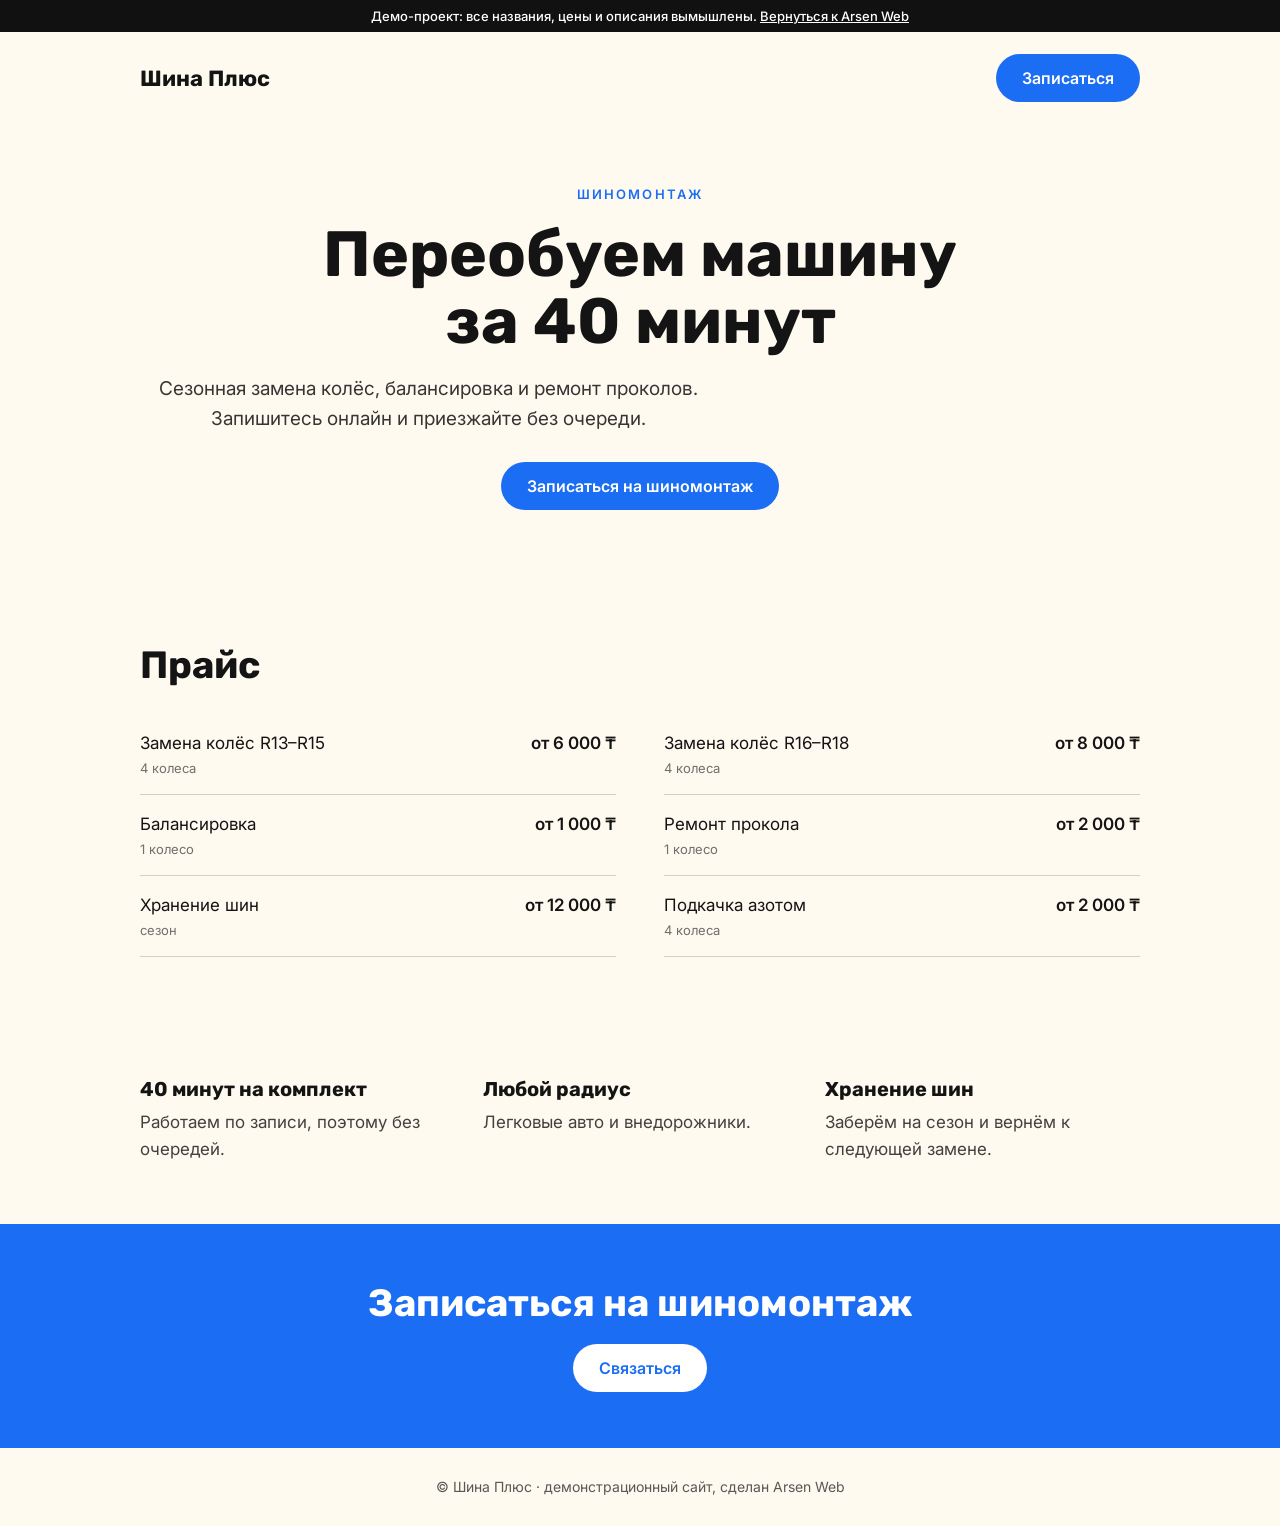
<file: demos/tires/index.html>
<!doctype html>
<html lang="ru">
<head>
<meta charset="utf-8">
<meta name="viewport" content="width=device-width, initial-scale=1">
<meta name="robots" content="noindex">
<title>Шина Плюс — Шиномонтаж (демо-проект)</title>
<meta name="description" content="Демо-проект сайта: шиномонтаж. Данные вымышленные.">
<link rel="icon" href="../../favicon.svg" type="image/svg+xml">
<link rel="preconnect" href="https://fonts.googleapis.com">
<link rel="preconnect" href="https://fonts.gstatic.com" crossorigin>
<link rel="stylesheet" href="https://fonts.googleapis.com/css2?family=Rubik:wght@500;700&family=Inter:wght@400;500&display=swap">
<style>
:root{--bg:#fffaf0;--ink:#141414;--ac:#1b6ef3;--soft:#fde68a;--on:#fff;--disp:'Rubik',system-ui,sans-serif;--body:'Inter',system-ui,sans-serif}
*{box-sizing:border-box;margin:0;padding:0}
body{background:var(--bg);color:var(--ink);font:400 17px/1.6 var(--body)}
.demo{background:#111;color:#fff;font:500 13px var(--body);text-align:center;padding:8px 16px}
.demo a{color:#fff}
.wrap{max-width:1040px;margin:0 auto;padding-inline:20px}
header{display:flex;align-items:center;justify-content:space-between;padding-block:22px}
.logo{font:700 22px var(--disp)}
.btn{display:inline-block;background:var(--ac);color:var(--on);padding:14px 26px;border-radius:999px;font:600 16px var(--body);text-decoration:none}
.hero{display:grid;grid-template-columns:1fr;gap:40px;align-items:center;padding-block:56px 72px;text-align:center;justify-items:center}
.hero small{text-transform:uppercase;letter-spacing:.16em;font-weight:600;color:var(--ac);font-size:13px}
h1{font:700 clamp(34px,6vw,64px)/1.05 var(--disp);margin:14px 0 18px;text-wrap:balance}
.hero p{font-size:19px;max-width:48ch;margin-bottom:28px;opacity:.85}
.art{aspect-ratio:1;border-radius:28px;background:var(--soft);position:relative;overflow:hidden;width:100%;max-width:420px;display:none}
.art::before{content:"";position:absolute;width:70%;aspect-ratio:1;border-radius:50%;background:var(--ac);left:-10%;bottom:-12%}
.art::after{content:"Ш";position:absolute;right:12%;top:8%;font:700 clamp(120px,22vw,220px)/1 var(--disp);color:var(--ink);opacity:.9}
section{padding-block:60px}
h2{font:700 clamp(26px,4vw,38px) var(--disp);margin-bottom:26px}
ul{list-style:none;display:grid;grid-template-columns:1fr 1fr;gap:0 48px}
li{display:flex;justify-content:space-between;gap:16px;padding-block:16px;border-bottom:1px solid color-mix(in srgb,var(--ink) 18%,transparent)}
.n small{display:block;font-size:13px;opacity:.6}
.p{font-weight:600;white-space:nowrap}
.feats{display:grid;grid-template-columns:repeat(3,1fr);gap:28px}
.feats h3{font:700 20px var(--disp);margin-bottom:8px}
.feats p{opacity:.8}
.band{background:var(--ac);color:var(--on);text-align:center;padding-block:56px}
.band h2{margin-bottom:18px}
.band .btn{background:var(--on);color:var(--ac)}
footer{padding-block:28px;font-size:14px;opacity:.7;text-align:center}
@media (max-width:760px){.hero,ul,.feats{grid-template-columns:1fr}.art{max-width:260px}}
</style>
</head>
<body>
<div class="demo">Демо-проект: все названия, цены и описания вымышлены. <a href="../../">Вернуться к Arsen Web</a></div>
<div class="wrap">
  <header><span class="logo">Шина Плюс</span><a class="btn" href="#cta">Записаться</a></header>
  <main>
  <div class="hero">
    <div><small>Шиномонтаж</small><h1>Переобуем машину за 40 минут</h1><p>Сезонная замена колёс, балансировка и ремонт проколов. Запишитесь онлайн и приезжайте без очереди.</p><a class="btn" href="#cta">Записаться на шиномонтаж</a></div>
    <div class="art" aria-hidden="true"></div>
  </div>
  <section aria-labelledby="m"><h2 id="m">Прайс</h2><ul><li><span class="n">Замена колёс R13–R15<small>4 колеса</small></span><span class="p">от 6 000 ₸</span></li><li><span class="n">Замена колёс R16–R18<small>4 колеса</small></span><span class="p">от 8 000 ₸</span></li><li><span class="n">Балансировка<small>1 колесо</small></span><span class="p">от 1 000 ₸</span></li><li><span class="n">Ремонт прокола<small>1 колесо</small></span><span class="p">от 2 000 ₸</span></li><li><span class="n">Хранение шин<small>сезон</small></span><span class="p">от 12 000 ₸</span></li><li><span class="n">Подкачка азотом<small>4 колеса</small></span><span class="p">от 2 000 ₸</span></li></ul></section>
  <section aria-label="Преимущества"><div class="feats"><div><h3>40 минут на комплект</h3><p>Работаем по записи, поэтому без очередей.</p></div><div><h3>Любой радиус</h3><p>Легковые авто и внедорожники.</p></div><div><h3>Хранение шин</h3><p>Заберём на сезон и вернём к следующей замене.</p></div></div></section>
  </main>
</div>
<div class="band" id="cta"><div class="wrap"><h2>Записаться на шиномонтаж</h2><a class="btn" href="#cta">Связаться</a></div></div>
<footer>© Шина Плюс · демонстрационный сайт, сделан Arsen Web</footer>
</body>
</html>
</file>
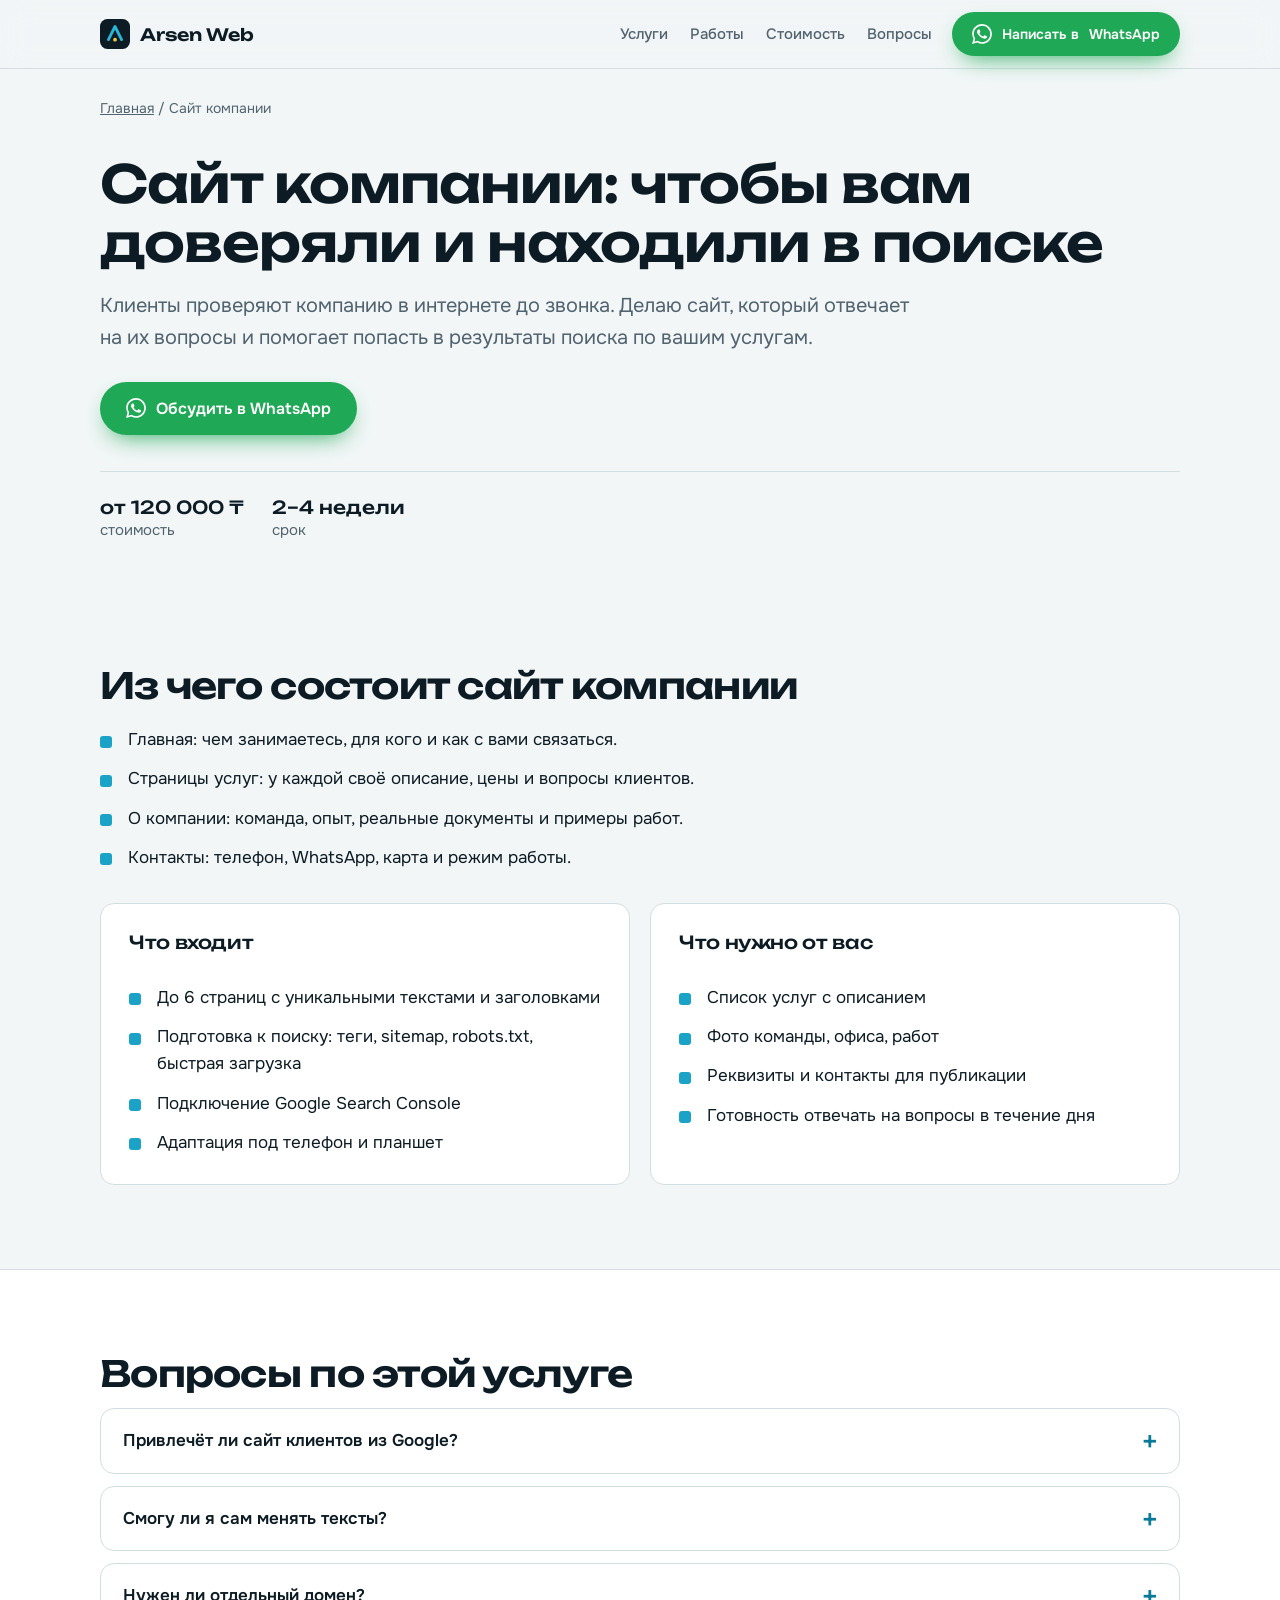
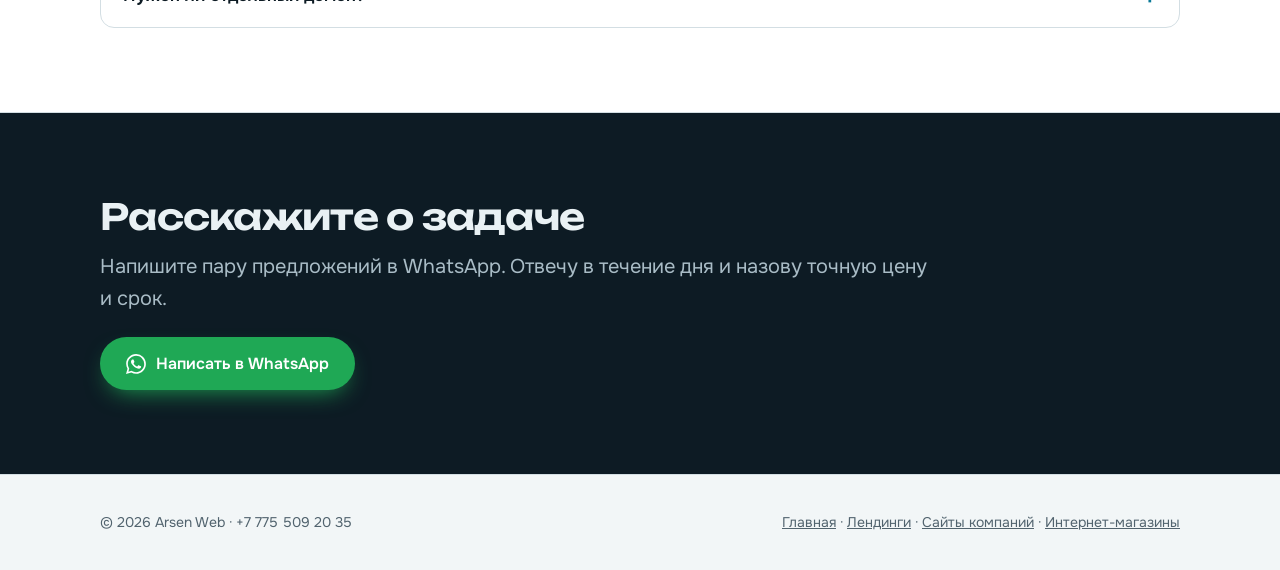
<file: corporate-site.html>
<!doctype html>
<html lang="ru">
<head>
<meta charset="utf-8">
<meta name="viewport" content="width=device-width, initial-scale=1">
<title>Заказать сайт компании в Казахстане — Arsen Web</title>
<meta name="description" content="Разработка корпоративных сайтов для бизнеса: услуги, о компании, контакты и подготовка к поиску Google. От 120 000 ₸, срок 2–4 недели.">
<link rel="canonical" href="https://arsen480.github.io/corporate-site.html">
<link rel="icon" href="favicon.svg" type="image/svg+xml">
<meta name="theme-color" content="#0d1b24">
<meta property="og:type" content="website">
<meta property="og:locale" content="ru_RU">
<meta property="og:site_name" content="Arsen Web">
<meta property="og:title" content="Заказать сайт компании в Казахстане — Arsen Web">
<meta property="og:description" content="Разработка корпоративных сайтов для бизнеса: услуги, о компании, контакты и подготовка к поиску Google. От 120 000 ₸, срок 2–4 недели.">
<meta property="og:url" content="https://arsen480.github.io/corporate-site.html">
<link rel="preconnect" href="https://fonts.googleapis.com">
<link rel="preconnect" href="https://fonts.gstatic.com" crossorigin>
<link rel="stylesheet" href="https://fonts.googleapis.com/css2?family=Onest:wght@400;500;600&family=Unbounded:wght@500;600&display=swap">
<link rel="stylesheet" href="styles.css">
<script type="application/ld+json">
{"@context":"https://schema.org","@graph":[
{"@type":"BreadcrumbList","itemListElement":[{"@type":"ListItem","position":1,"name":"Главная","item":"https://arsen480.github.io/"},{"@type":"ListItem","position":2,"name":"Сайт компании: чтобы вам доверяли и находили в поиске","item":"https://arsen480.github.io/corporate-site.html"}]},
{"@type":"FAQPage","mainEntity":[{"@type":"Question","name":"Привлечёт ли сайт клиентов из Google?","acceptedAnswer":{"@type":"Answer","text":"Сайт даёт технический фундамент: структуру, заголовки, скорость. Позиции зависят от конкуренции и времени, поэтому мест в выдаче я не обещаю."}},{"@type":"Question","name":"Смогу ли я сам менять тексты?","acceptedAnswer":{"@type":"Answer","text":"Могу сделать так, чтобы вы правили тексты сами, либо вы присылаете правки мне, и я вношу их быстро. Обсудим при заказе."}},{"@type":"Question","name":"Нужен ли отдельный домен?","acceptedAnswer":{"@type":"Answer","text":"Желательно: адрес вида вашакомпания.kz выглядит надёжнее. Подскажу, где его зарегистрировать."}}]}
]}
</script>
</head>
<body>
<a class="skip" href="#main">Перейти к содержимому</a>
<header class="top"><div class="wrap bar">
  <a class="logo" href="/"><img src="favicon.svg" alt="" width="30" height="30">Arsen Web</a>
  <nav class="main" aria-label="Основное меню"><a href="/#services">Услуги</a><a href="/#portfolio">Работы</a><a href="/#pricing">Стоимость</a><a href="/#faq">Вопросы</a></nav>
  <a class="btn wa sm" href="https://wa.me/77755092035?text=%D0%97%D0%B4%D1%80%D0%B0%D0%B2%D1%81%D1%82%D0%B2%D1%83%D0%B9%D1%82%D0%B5%21%20%D0%A5%D0%BE%D1%87%D1%83%20%D0%B7%D0%B0%D0%BA%D0%B0%D0%B7%D0%B0%D1%82%D1%8C%20%D1%81%D0%B0%D0%B9%D1%82%20%D0%B4%D0%BB%D1%8F%20%D0%BA%D0%BE%D0%BC%D0%BF%D0%B0%D0%BD%D0%B8%D0%B8." rel="noopener"><svg viewBox="0 0 24 24" aria-hidden="true"><path d="M20.52 3.48A11.9 11.9 0 0 0 12.04 0C5.5 0 .2 5.3.2 11.84c0 2.09.55 4.13 1.6 5.93L0 24l6.4-1.68a11.8 11.8 0 0 0 5.64 1.44h.01c6.54 0 11.84-5.3 11.84-11.84 0-3.16-1.23-6.13-3.37-8.44zM12.05 21.8h-.01a9.8 9.8 0 0 1-5-1.37l-.36-.21-3.8 1 1.01-3.7-.23-.38a9.8 9.8 0 0 1-1.5-5.2c0-5.42 4.42-9.84 9.85-9.84 2.63 0 5.1 1.02 6.96 2.88a9.77 9.77 0 0 1 2.88 6.96c0 5.43-4.42 9.86-9.8 9.86zm5.4-7.37c-.3-.15-1.75-.86-2.02-.96-.27-.1-.47-.15-.67.15-.2.3-.77.96-.94 1.16-.17.2-.35.22-.64.07-.3-.15-1.25-.46-2.38-1.47-.88-.78-1.47-1.75-1.64-2.05-.17-.3-.02-.46.13-.6.13-.13.3-.35.45-.52.15-.17.2-.3.3-.5.1-.2.05-.37-.02-.52-.08-.15-.67-1.61-.92-2.2-.24-.58-.48-.5-.67-.5h-.57c-.2 0-.52.07-.8.37-.27.3-1.04 1.02-1.04 2.48 0 1.46 1.07 2.88 1.22 3.08.15.2 2.1 3.2 5.08 4.49.71.3 1.26.49 1.7.63.71.23 1.36.2 1.87.12.57-.08 1.75-.72 2-1.41.25-.7.25-1.29.17-1.41-.07-.13-.27-.2-.57-.35z"/></svg><span class="t">Написать в </span>WhatsApp</a>
</div></header>
<main id="main">
  <div class="wrap crumbs"><a href="/">Главная</a> / Сайт компании</div>
  <section class="page-hero"><div class="wrap">
    <h1>Сайт компании: чтобы вам доверяли и находили в поиске</h1>
    <p class="lead">Клиенты проверяют компанию в интернете до звонка. Делаю сайт, который отвечает на их вопросы и помогает попасть в результаты поиска по вашим услугам.</p>
    <div class="cta"><a class="btn wa" href="https://wa.me/77755092035?text=%D0%97%D0%B4%D1%80%D0%B0%D0%B2%D1%81%D1%82%D0%B2%D1%83%D0%B9%D1%82%D0%B5%21%20%D0%A5%D0%BE%D1%87%D1%83%20%D0%B7%D0%B0%D0%BA%D0%B0%D0%B7%D0%B0%D1%82%D1%8C%20%D1%81%D0%B0%D0%B9%D1%82%20%D0%B4%D0%BB%D1%8F%20%D0%BA%D0%BE%D0%BC%D0%BF%D0%B0%D0%BD%D0%B8%D0%B8." rel="noopener"><svg viewBox="0 0 24 24" aria-hidden="true"><path d="M20.52 3.48A11.9 11.9 0 0 0 12.04 0C5.5 0 .2 5.3.2 11.84c0 2.09.55 4.13 1.6 5.93L0 24l6.4-1.68a11.8 11.8 0 0 0 5.64 1.44h.01c6.54 0 11.84-5.3 11.84-11.84 0-3.16-1.23-6.13-3.37-8.44zM12.05 21.8h-.01a9.8 9.8 0 0 1-5-1.37l-.36-.21-3.8 1 1.01-3.7-.23-.38a9.8 9.8 0 0 1-1.5-5.2c0-5.42 4.42-9.84 9.85-9.84 2.63 0 5.1 1.02 6.96 2.88a9.77 9.77 0 0 1 2.88 6.96c0 5.43-4.42 9.86-9.8 9.86zm5.4-7.37c-.3-.15-1.75-.86-2.02-.96-.27-.1-.47-.15-.67.15-.2.3-.77.96-.94 1.16-.17.2-.35.22-.64.07-.3-.15-1.25-.46-2.38-1.47-.88-.78-1.47-1.75-1.64-2.05-.17-.3-.02-.46.13-.6.13-.13.3-.35.45-.52.15-.17.2-.3.3-.5.1-.2.05-.37-.02-.52-.08-.15-.67-1.61-.92-2.2-.24-.58-.48-.5-.67-.5h-.57c-.2 0-.52.07-.8.37-.27.3-1.04 1.02-1.04 2.48 0 1.46 1.07 2.88 1.22 3.08.15.2 2.1 3.2 5.08 4.49.71.3 1.26.49 1.7.63.71.23 1.36.2 1.87.12.57-.08 1.75-.72 2-1.41.25-.7.25-1.29.17-1.41-.07-.13-.27-.2-.57-.35z"/></svg>Обсудить в WhatsApp</a></div>
    <div class="facts"><div><b>от 120 000 ₸</b>стоимость</div><div><b>2–4 недели</b>срок</div></div>
  </div></section>
  
  <section><div class="wrap">
    <h2>Из чего состоит сайт компании</h2>
    <ul class="list">
      <li>Главная: чем занимаетесь, для кого и как с вами связаться.</li>
      <li>Страницы услуг: у каждой своё описание, цены и вопросы клиентов.</li>
      <li>О компании: команда, опыт, реальные документы и примеры работ.</li>
      <li>Контакты: телефон, WhatsApp, карта и режим работы.</li>
    </ul>
    <div class="two">
      <div class="card"><h3>Что входит</h3><ul class="list"><li>До 6 страниц с уникальными текстами и заголовками</li><li>Подготовка к поиску: теги, sitemap, robots.txt, быстрая загрузка</li><li>Подключение Google Search Console</li><li>Адаптация под телефон и планшет</li></ul></div>
      <div class="card"><h3>Что нужно от вас</h3><ul class="list"><li>Список услуг с описанием</li><li>Фото команды, офиса, работ</li><li>Реквизиты и контакты для публикации</li><li>Готовность отвечать на вопросы в течение дня</li></ul></div>
    </div>
  </div></section>
  <section style="background:#fff;border-block:1px solid var(--line)"><div class="wrap">
    <h2>Вопросы по этой услуге</h2>
    <details><summary>Привлечёт ли сайт клиентов из Google?</summary><p>Сайт даёт технический фундамент: структуру, заголовки, скорость. Позиции зависят от конкуренции и времени, поэтому мест в выдаче я не обещаю.</p></details><details><summary>Смогу ли я сам менять тексты?</summary><p>Могу сделать так, чтобы вы правили тексты сами, либо вы присылаете правки мне, и я вношу их быстро. Обсудим при заказе.</p></details><details><summary>Нужен ли отдельный домен?</summary><p>Желательно: адрес вида вашакомпания.kz выглядит надёжнее. Подскажу, где его зарегистрировать.</p></details>
  </div></section>
  <section class="dark"><div class="wrap">
    <h2>Расскажите о задаче</h2>
    <p class="lead">Напишите пару предложений в WhatsApp. Отвечу в течение дня и назову точную цену и срок.</p>
    <p style="margin-top:22px"><a class="btn wa" href="https://wa.me/77755092035?text=%D0%97%D0%B4%D1%80%D0%B0%D0%B2%D1%81%D1%82%D0%B2%D1%83%D0%B9%D1%82%D0%B5%21%20%D0%A5%D0%BE%D1%87%D1%83%20%D0%B7%D0%B0%D0%BA%D0%B0%D0%B7%D0%B0%D1%82%D1%8C%20%D1%81%D0%B0%D0%B9%D1%82%20%D0%B4%D0%BB%D1%8F%20%D0%BA%D0%BE%D0%BC%D0%BF%D0%B0%D0%BD%D0%B8%D0%B8." rel="noopener"><svg viewBox="0 0 24 24" aria-hidden="true"><path d="M20.52 3.48A11.9 11.9 0 0 0 12.04 0C5.5 0 .2 5.3.2 11.84c0 2.09.55 4.13 1.6 5.93L0 24l6.4-1.68a11.8 11.8 0 0 0 5.64 1.44h.01c6.54 0 11.84-5.3 11.84-11.84 0-3.16-1.23-6.13-3.37-8.44zM12.05 21.8h-.01a9.8 9.8 0 0 1-5-1.37l-.36-.21-3.8 1 1.01-3.7-.23-.38a9.8 9.8 0 0 1-1.5-5.2c0-5.42 4.42-9.84 9.85-9.84 2.63 0 5.1 1.02 6.96 2.88a9.77 9.77 0 0 1 2.88 6.96c0 5.43-4.42 9.86-9.8 9.86zm5.4-7.37c-.3-.15-1.75-.86-2.02-.96-.27-.1-.47-.15-.67.15-.2.3-.77.96-.94 1.16-.17.2-.35.22-.64.07-.3-.15-1.25-.46-2.38-1.47-.88-.78-1.47-1.75-1.64-2.05-.17-.3-.02-.46.13-.6.13-.13.3-.35.45-.52.15-.17.2-.3.3-.5.1-.2.05-.37-.02-.52-.08-.15-.67-1.61-.92-2.2-.24-.58-.48-.5-.67-.5h-.57c-.2 0-.52.07-.8.37-.27.3-1.04 1.02-1.04 2.48 0 1.46 1.07 2.88 1.22 3.08.15.2 2.1 3.2 5.08 4.49.71.3 1.26.49 1.7.63.71.23 1.36.2 1.87.12.57-.08 1.75-.72 2-1.41.25-.7.25-1.29.17-1.41-.07-.13-.27-.2-.57-.35z"/></svg>Написать в WhatsApp</a></p>
  </div></section>
</main>
<footer><div class="wrap"><span>© <span id="y">2026</span> Arsen Web · +7 775 509 20 35</span>
<span><a href="/">Главная</a> · <a href="landing-page.html">Лендинги</a> · <a href="corporate-site.html">Сайты компаний</a> · <a href="online-store.html">Интернет-магазины</a></span></div></footer>
<script>document.getElementById("y").textContent=new Date().getFullYear();</script>
</body>
</html>
</file>
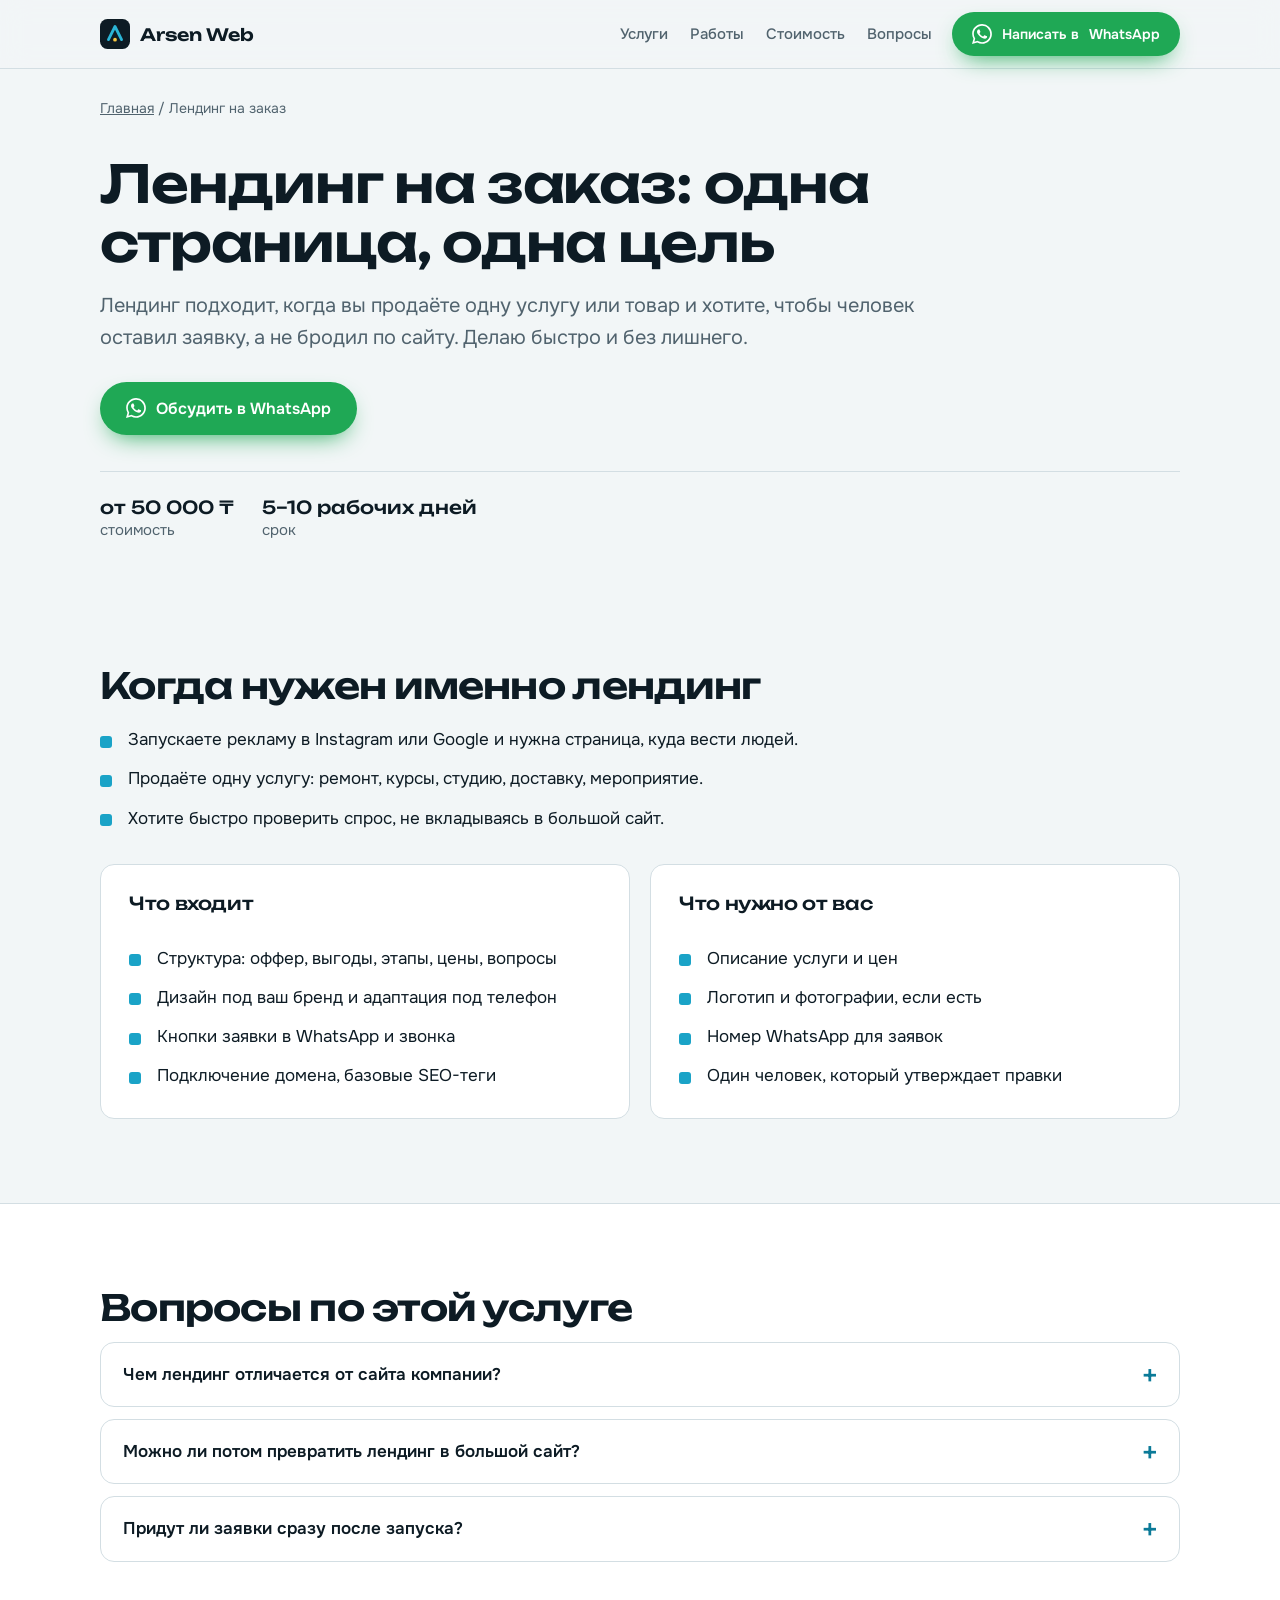
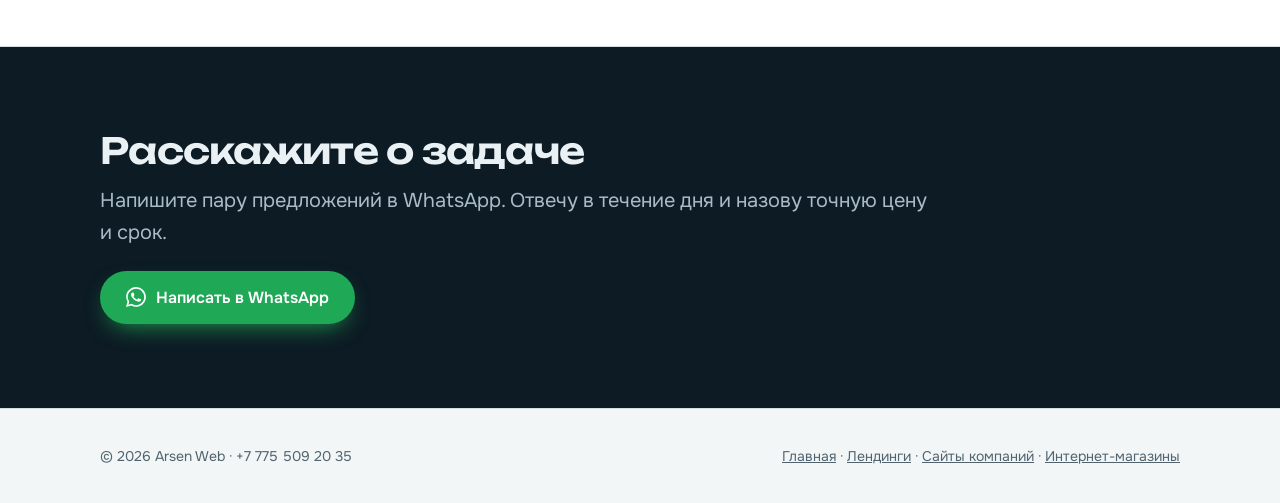
<file: landing-page.html>
<!doctype html>
<html lang="ru">
<head>
<meta charset="utf-8">
<meta name="viewport" content="width=device-width, initial-scale=1">
<title>Заказать лендинг в Казахстане — Arsen Web</title>
<meta name="description" content="Разработка лендингов на заказ: одна страница, которая объясняет предложение и приводит заявки. От 50 000 ₸, срок 5–10 дней. Напишите в WhatsApp.">
<link rel="canonical" href="https://arsen480.github.io/landing-page.html">
<link rel="icon" href="favicon.svg" type="image/svg+xml">
<meta name="theme-color" content="#0d1b24">
<meta property="og:type" content="website">
<meta property="og:locale" content="ru_RU">
<meta property="og:site_name" content="Arsen Web">
<meta property="og:title" content="Заказать лендинг в Казахстане — Arsen Web">
<meta property="og:description" content="Разработка лендингов на заказ: одна страница, которая объясняет предложение и приводит заявки. От 50 000 ₸, срок 5–10 дней. Напишите в WhatsApp.">
<meta property="og:url" content="https://arsen480.github.io/landing-page.html">
<link rel="preconnect" href="https://fonts.googleapis.com">
<link rel="preconnect" href="https://fonts.gstatic.com" crossorigin>
<link rel="stylesheet" href="https://fonts.googleapis.com/css2?family=Onest:wght@400;500;600&family=Unbounded:wght@500;600&display=swap">
<link rel="stylesheet" href="styles.css">
<script type="application/ld+json">
{"@context":"https://schema.org","@graph":[
{"@type":"BreadcrumbList","itemListElement":[{"@type":"ListItem","position":1,"name":"Главная","item":"https://arsen480.github.io/"},{"@type":"ListItem","position":2,"name":"Лендинг на заказ: одна страница, одна цель","item":"https://arsen480.github.io/landing-page.html"}]},
{"@type":"FAQPage","mainEntity":[{"@type":"Question","name":"Чем лендинг отличается от сайта компании?","acceptedAnswer":{"@type":"Answer","text":"Лендинг — одна страница с одной целью, обычно заявкой. Сайт компании состоит из нескольких страниц и рассказывает обо всём бизнесе."}},{"@type":"Question","name":"Можно ли потом превратить лендинг в большой сайт?","acceptedAnswer":{"@type":"Answer","text":"Да. Структуру можно расширить новыми страницами, когда понадобится."}},{"@type":"Question","name":"Придут ли заявки сразу после запуска?","acceptedAnswer":{"@type":"Answer","text":"Заявки зависят от трафика: рекламы, соцсетей, поиска. Сам по себе сайт без посетителей заявок не даст, поэтому заранее обсудим, откуда придут люди."}}]}
]}
</script>
</head>
<body>
<a class="skip" href="#main">Перейти к содержимому</a>
<header class="top"><div class="wrap bar">
  <a class="logo" href="/"><img src="favicon.svg" alt="" width="30" height="30">Arsen Web</a>
  <nav class="main" aria-label="Основное меню"><a href="/#services">Услуги</a><a href="/#portfolio">Работы</a><a href="/#pricing">Стоимость</a><a href="/#faq">Вопросы</a></nav>
  <a class="btn wa sm" href="https://wa.me/77755092035?text=%D0%97%D0%B4%D1%80%D0%B0%D0%B2%D1%81%D1%82%D0%B2%D1%83%D0%B9%D1%82%D0%B5%21%20%D0%A5%D0%BE%D1%87%D1%83%20%D0%B7%D0%B0%D0%BA%D0%B0%D0%B7%D0%B0%D1%82%D1%8C%20%D0%BB%D0%B5%D0%BD%D0%B4%D0%B8%D0%BD%D0%B3." rel="noopener"><svg viewBox="0 0 24 24" aria-hidden="true"><path d="M20.52 3.48A11.9 11.9 0 0 0 12.04 0C5.5 0 .2 5.3.2 11.84c0 2.09.55 4.13 1.6 5.93L0 24l6.4-1.68a11.8 11.8 0 0 0 5.64 1.44h.01c6.54 0 11.84-5.3 11.84-11.84 0-3.16-1.23-6.13-3.37-8.44zM12.05 21.8h-.01a9.8 9.8 0 0 1-5-1.37l-.36-.21-3.8 1 1.01-3.7-.23-.38a9.8 9.8 0 0 1-1.5-5.2c0-5.42 4.42-9.84 9.85-9.84 2.63 0 5.1 1.02 6.96 2.88a9.77 9.77 0 0 1 2.88 6.96c0 5.43-4.42 9.86-9.8 9.86zm5.4-7.37c-.3-.15-1.75-.86-2.02-.96-.27-.1-.47-.15-.67.15-.2.3-.77.96-.94 1.16-.17.2-.35.22-.64.07-.3-.15-1.25-.46-2.38-1.47-.88-.78-1.47-1.75-1.64-2.05-.17-.3-.02-.46.13-.6.13-.13.3-.35.45-.52.15-.17.2-.3.3-.5.1-.2.05-.37-.02-.52-.08-.15-.67-1.61-.92-2.2-.24-.58-.48-.5-.67-.5h-.57c-.2 0-.52.07-.8.37-.27.3-1.04 1.02-1.04 2.48 0 1.46 1.07 2.88 1.22 3.08.15.2 2.1 3.2 5.08 4.49.71.3 1.26.49 1.7.63.71.23 1.36.2 1.87.12.57-.08 1.75-.72 2-1.41.25-.7.25-1.29.17-1.41-.07-.13-.27-.2-.57-.35z"/></svg><span class="t">Написать в </span>WhatsApp</a>
</div></header>
<main id="main">
  <div class="wrap crumbs"><a href="/">Главная</a> / Лендинг на заказ</div>
  <section class="page-hero"><div class="wrap">
    <h1>Лендинг на заказ: одна страница, одна цель</h1>
    <p class="lead">Лендинг подходит, когда вы продаёте одну услугу или товар и хотите, чтобы человек оставил заявку, а не бродил по сайту. Делаю быстро и без лишнего.</p>
    <div class="cta"><a class="btn wa" href="https://wa.me/77755092035?text=%D0%97%D0%B4%D1%80%D0%B0%D0%B2%D1%81%D1%82%D0%B2%D1%83%D0%B9%D1%82%D0%B5%21%20%D0%A5%D0%BE%D1%87%D1%83%20%D0%B7%D0%B0%D0%BA%D0%B0%D0%B7%D0%B0%D1%82%D1%8C%20%D0%BB%D0%B5%D0%BD%D0%B4%D0%B8%D0%BD%D0%B3." rel="noopener"><svg viewBox="0 0 24 24" aria-hidden="true"><path d="M20.52 3.48A11.9 11.9 0 0 0 12.04 0C5.5 0 .2 5.3.2 11.84c0 2.09.55 4.13 1.6 5.93L0 24l6.4-1.68a11.8 11.8 0 0 0 5.64 1.44h.01c6.54 0 11.84-5.3 11.84-11.84 0-3.16-1.23-6.13-3.37-8.44zM12.05 21.8h-.01a9.8 9.8 0 0 1-5-1.37l-.36-.21-3.8 1 1.01-3.7-.23-.38a9.8 9.8 0 0 1-1.5-5.2c0-5.42 4.42-9.84 9.85-9.84 2.63 0 5.1 1.02 6.96 2.88a9.77 9.77 0 0 1 2.88 6.96c0 5.43-4.42 9.86-9.8 9.86zm5.4-7.37c-.3-.15-1.75-.86-2.02-.96-.27-.1-.47-.15-.67.15-.2.3-.77.96-.94 1.16-.17.2-.35.22-.64.07-.3-.15-1.25-.46-2.38-1.47-.88-.78-1.47-1.75-1.64-2.05-.17-.3-.02-.46.13-.6.13-.13.3-.35.45-.52.15-.17.2-.3.3-.5.1-.2.05-.37-.02-.52-.08-.15-.67-1.61-.92-2.2-.24-.58-.48-.5-.67-.5h-.57c-.2 0-.52.07-.8.37-.27.3-1.04 1.02-1.04 2.48 0 1.46 1.07 2.88 1.22 3.08.15.2 2.1 3.2 5.08 4.49.71.3 1.26.49 1.7.63.71.23 1.36.2 1.87.12.57-.08 1.75-.72 2-1.41.25-.7.25-1.29.17-1.41-.07-.13-.27-.2-.57-.35z"/></svg>Обсудить в WhatsApp</a></div>
    <div class="facts"><div><b>от 50 000 ₸</b>стоимость</div><div><b>5–10 рабочих дней</b>срок</div></div>
  </div></section>
  
  <section><div class="wrap">
    <h2>Когда нужен именно лендинг</h2>
    <ul class="list">
      <li>Запускаете рекламу в Instagram или Google и нужна страница, куда вести людей.</li>
      <li>Продаёте одну услугу: ремонт, курсы, студию, доставку, мероприятие.</li>
      <li>Хотите быстро проверить спрос, не вкладываясь в большой сайт.</li>
    </ul>
    <div class="two">
      <div class="card"><h3>Что входит</h3><ul class="list"><li>Структура: оффер, выгоды, этапы, цены, вопросы</li><li>Дизайн под ваш бренд и адаптация под телефон</li><li>Кнопки заявки в WhatsApp и звонка</li><li>Подключение домена, базовые SEO-теги</li></ul></div>
      <div class="card"><h3>Что нужно от вас</h3><ul class="list"><li>Описание услуги и цен</li><li>Логотип и фотографии, если есть</li><li>Номер WhatsApp для заявок</li><li>Один человек, который утверждает правки</li></ul></div>
    </div>
  </div></section>
  <section style="background:#fff;border-block:1px solid var(--line)"><div class="wrap">
    <h2>Вопросы по этой услуге</h2>
    <details><summary>Чем лендинг отличается от сайта компании?</summary><p>Лендинг — одна страница с одной целью, обычно заявкой. Сайт компании состоит из нескольких страниц и рассказывает обо всём бизнесе.</p></details><details><summary>Можно ли потом превратить лендинг в большой сайт?</summary><p>Да. Структуру можно расширить новыми страницами, когда понадобится.</p></details><details><summary>Придут ли заявки сразу после запуска?</summary><p>Заявки зависят от трафика: рекламы, соцсетей, поиска. Сам по себе сайт без посетителей заявок не даст, поэтому заранее обсудим, откуда придут люди.</p></details>
  </div></section>
  <section class="dark"><div class="wrap">
    <h2>Расскажите о задаче</h2>
    <p class="lead">Напишите пару предложений в WhatsApp. Отвечу в течение дня и назову точную цену и срок.</p>
    <p style="margin-top:22px"><a class="btn wa" href="https://wa.me/77755092035?text=%D0%97%D0%B4%D1%80%D0%B0%D0%B2%D1%81%D1%82%D0%B2%D1%83%D0%B9%D1%82%D0%B5%21%20%D0%A5%D0%BE%D1%87%D1%83%20%D0%B7%D0%B0%D0%BA%D0%B0%D0%B7%D0%B0%D1%82%D1%8C%20%D0%BB%D0%B5%D0%BD%D0%B4%D0%B8%D0%BD%D0%B3." rel="noopener"><svg viewBox="0 0 24 24" aria-hidden="true"><path d="M20.52 3.48A11.9 11.9 0 0 0 12.04 0C5.5 0 .2 5.3.2 11.84c0 2.09.55 4.13 1.6 5.93L0 24l6.4-1.68a11.8 11.8 0 0 0 5.64 1.44h.01c6.54 0 11.84-5.3 11.84-11.84 0-3.16-1.23-6.13-3.37-8.44zM12.05 21.8h-.01a9.8 9.8 0 0 1-5-1.37l-.36-.21-3.8 1 1.01-3.7-.23-.38a9.8 9.8 0 0 1-1.5-5.2c0-5.42 4.42-9.84 9.85-9.84 2.63 0 5.1 1.02 6.96 2.88a9.77 9.77 0 0 1 2.88 6.96c0 5.43-4.42 9.86-9.8 9.86zm5.4-7.37c-.3-.15-1.75-.86-2.02-.96-.27-.1-.47-.15-.67.15-.2.3-.77.96-.94 1.16-.17.2-.35.22-.64.07-.3-.15-1.25-.46-2.38-1.47-.88-.78-1.47-1.75-1.64-2.05-.17-.3-.02-.46.13-.6.13-.13.3-.35.45-.52.15-.17.2-.3.3-.5.1-.2.05-.37-.02-.52-.08-.15-.67-1.61-.92-2.2-.24-.58-.48-.5-.67-.5h-.57c-.2 0-.52.07-.8.37-.27.3-1.04 1.02-1.04 2.48 0 1.46 1.07 2.88 1.22 3.08.15.2 2.1 3.2 5.08 4.49.71.3 1.26.49 1.7.63.71.23 1.36.2 1.87.12.57-.08 1.75-.72 2-1.41.25-.7.25-1.29.17-1.41-.07-.13-.27-.2-.57-.35z"/></svg>Написать в WhatsApp</a></p>
  </div></section>
</main>
<footer><div class="wrap"><span>© <span id="y">2026</span> Arsen Web · +7 775 509 20 35</span>
<span><a href="/">Главная</a> · <a href="landing-page.html">Лендинги</a> · <a href="corporate-site.html">Сайты компаний</a> · <a href="online-store.html">Интернет-магазины</a></span></div></footer>
<script>document.getElementById("y").textContent=new Date().getFullYear();</script>
</body>
</html>
</file>
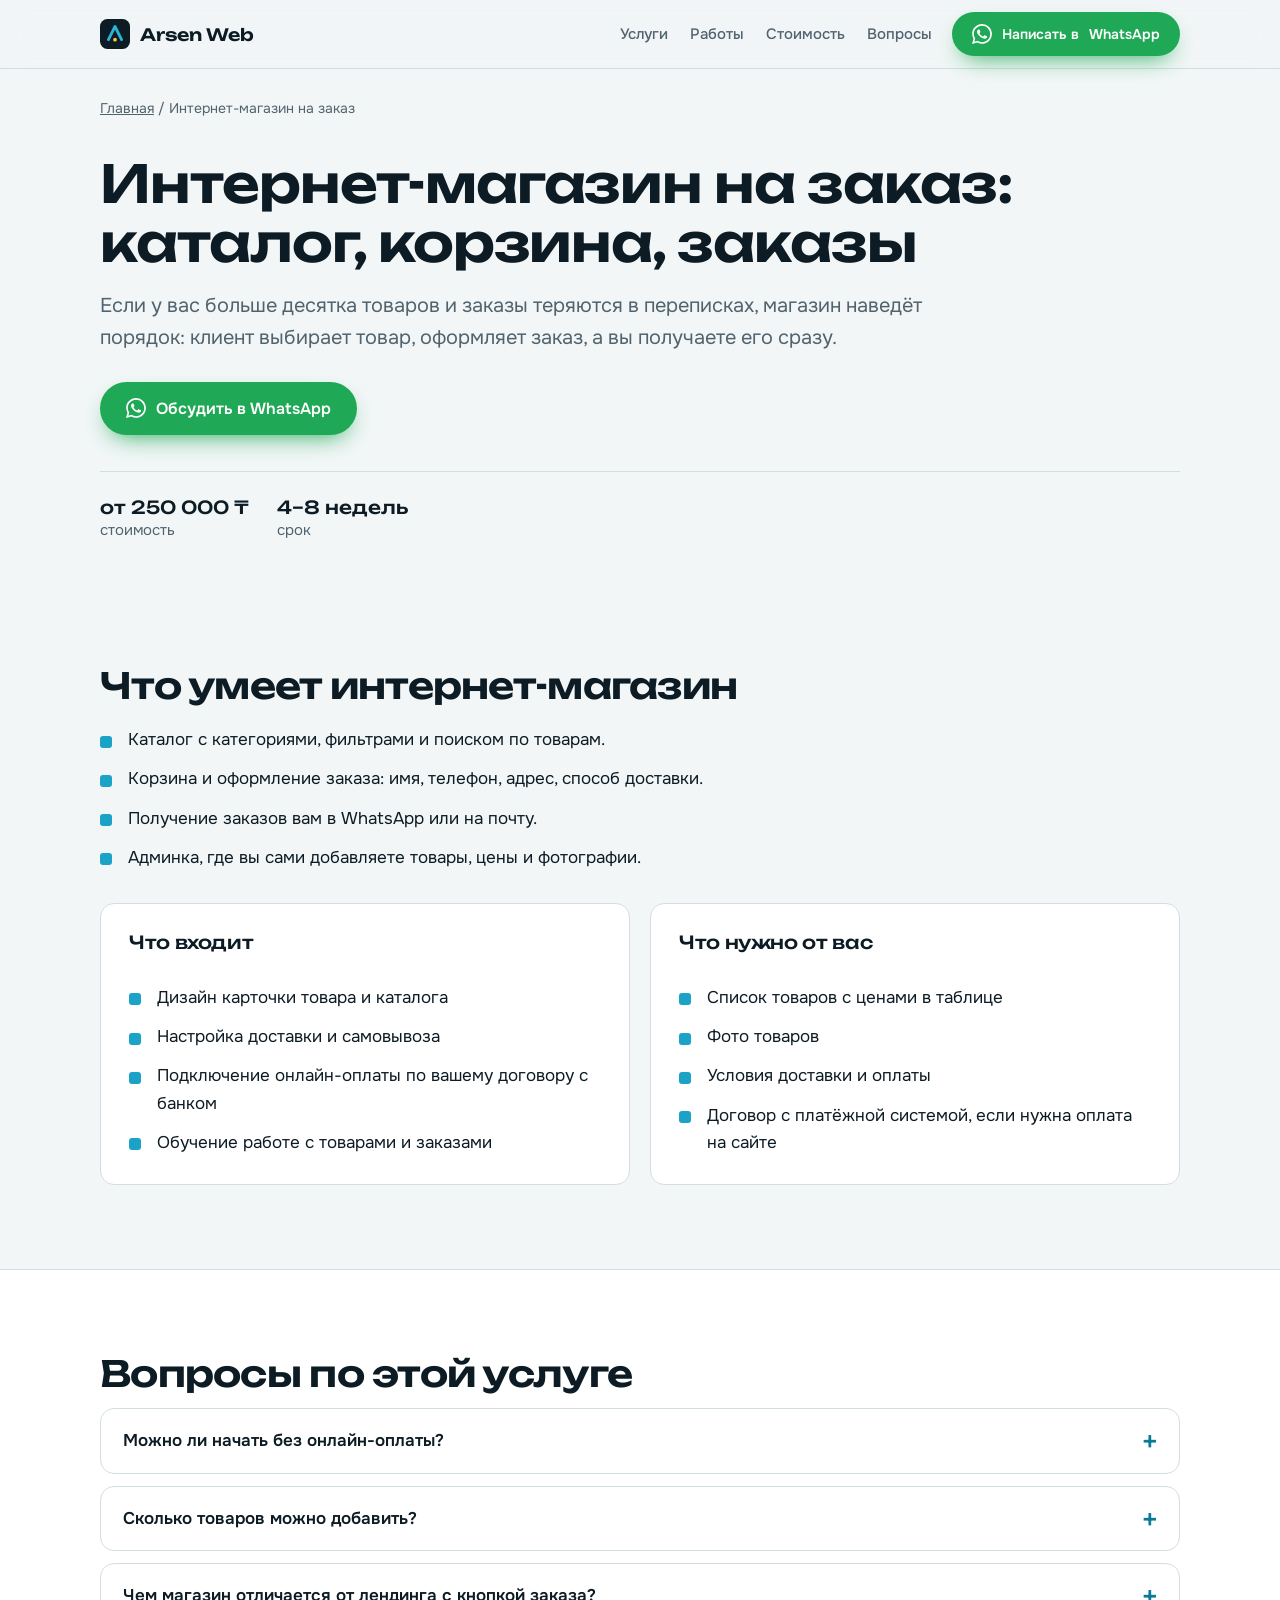
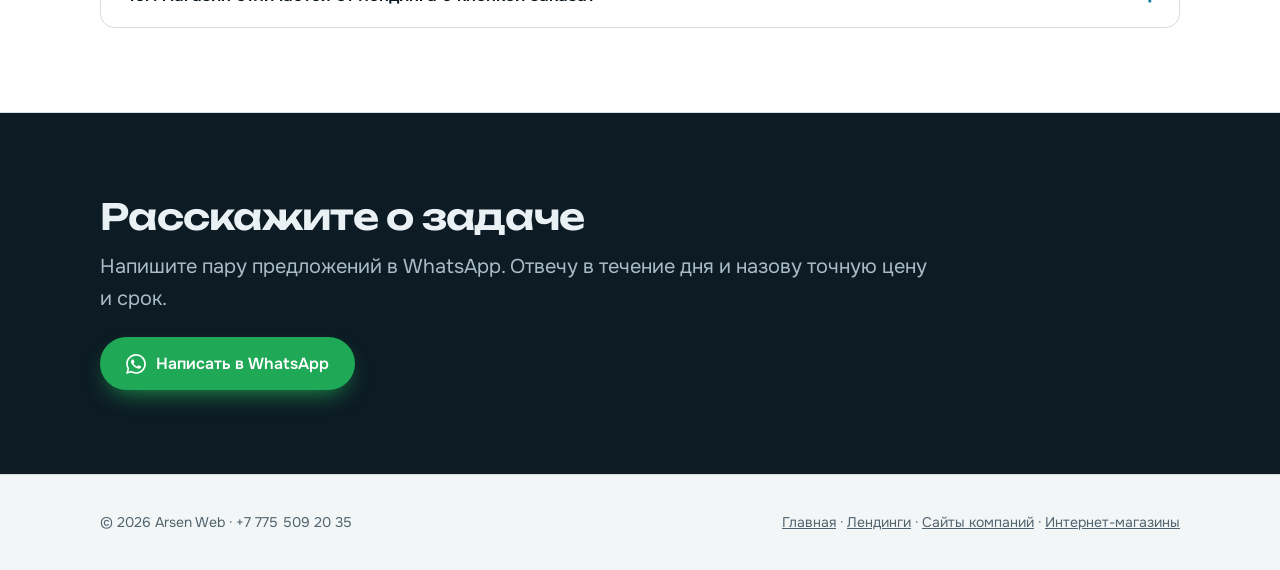
<file: online-store.html>
<!doctype html>
<html lang="ru">
<head>
<meta charset="utf-8">
<meta name="viewport" content="width=device-width, initial-scale=1">
<title>Заказать интернет-магазин в Казахстане — Arsen Web</title>
<meta name="description" content="Разработка интернет-магазинов на заказ: каталог, корзина, приём заказов в WhatsApp. От 250 000 ₸, срок 4–8 недель. Обсудим задачу в WhatsApp.">
<link rel="canonical" href="https://arsen480.github.io/online-store.html">
<link rel="icon" href="favicon.svg" type="image/svg+xml">
<meta name="theme-color" content="#0d1b24">
<meta property="og:type" content="website">
<meta property="og:locale" content="ru_RU">
<meta property="og:site_name" content="Arsen Web">
<meta property="og:title" content="Заказать интернет-магазин в Казахстане — Arsen Web">
<meta property="og:description" content="Разработка интернет-магазинов на заказ: каталог, корзина, приём заказов в WhatsApp. От 250 000 ₸, срок 4–8 недель. Обсудим задачу в WhatsApp.">
<meta property="og:url" content="https://arsen480.github.io/online-store.html">
<link rel="preconnect" href="https://fonts.googleapis.com">
<link rel="preconnect" href="https://fonts.gstatic.com" crossorigin>
<link rel="stylesheet" href="https://fonts.googleapis.com/css2?family=Onest:wght@400;500;600&family=Unbounded:wght@500;600&display=swap">
<link rel="stylesheet" href="styles.css">
<script type="application/ld+json">
{"@context":"https://schema.org","@graph":[
{"@type":"BreadcrumbList","itemListElement":[{"@type":"ListItem","position":1,"name":"Главная","item":"https://arsen480.github.io/"},{"@type":"ListItem","position":2,"name":"Интернет-магазин на заказ: каталог, корзина, заказы","item":"https://arsen480.github.io/online-store.html"}]},
{"@type":"FAQPage","mainEntity":[{"@type":"Question","name":"Можно ли начать без онлайн-оплаты?","acceptedAnswer":{"@type":"Answer","text":"Да, многие начинают с приёма заказов и оплаты при получении. Онлайн-оплату можно подключить позже."}},{"@type":"Question","name":"Сколько товаров можно добавить?","acceptedAnswer":{"@type":"Answer","text":"Количество не ограничено рамками дизайна. Для начала достаточно загрузить ваш прайс, остальное добавите сами."}},{"@type":"Question","name":"Чем магазин отличается от лендинга с кнопкой заказа?","acceptedAnswer":{"@type":"Answer","text":"Лендинг подходит для одного-двух товаров. Если ассортимент большой, нужны каталог, корзина и учёт заказов."}}]}
]}
</script>
</head>
<body>
<a class="skip" href="#main">Перейти к содержимому</a>
<header class="top"><div class="wrap bar">
  <a class="logo" href="/"><img src="favicon.svg" alt="" width="30" height="30">Arsen Web</a>
  <nav class="main" aria-label="Основное меню"><a href="/#services">Услуги</a><a href="/#portfolio">Работы</a><a href="/#pricing">Стоимость</a><a href="/#faq">Вопросы</a></nav>
  <a class="btn wa sm" href="https://wa.me/77755092035?text=%D0%97%D0%B4%D1%80%D0%B0%D0%B2%D1%81%D1%82%D0%B2%D1%83%D0%B9%D1%82%D0%B5%21%20%D0%A5%D0%BE%D1%87%D1%83%20%D0%B7%D0%B0%D0%BA%D0%B0%D0%B7%D0%B0%D1%82%D1%8C%20%D0%B8%D0%BD%D1%82%D0%B5%D1%80%D0%BD%D0%B5%D1%82-%D0%BC%D0%B0%D0%B3%D0%B0%D0%B7%D0%B8%D0%BD." rel="noopener"><svg viewBox="0 0 24 24" aria-hidden="true"><path d="M20.52 3.48A11.9 11.9 0 0 0 12.04 0C5.5 0 .2 5.3.2 11.84c0 2.09.55 4.13 1.6 5.93L0 24l6.4-1.68a11.8 11.8 0 0 0 5.64 1.44h.01c6.54 0 11.84-5.3 11.84-11.84 0-3.16-1.23-6.13-3.37-8.44zM12.05 21.8h-.01a9.8 9.8 0 0 1-5-1.37l-.36-.21-3.8 1 1.01-3.7-.23-.38a9.8 9.8 0 0 1-1.5-5.2c0-5.42 4.42-9.84 9.85-9.84 2.63 0 5.1 1.02 6.96 2.88a9.77 9.77 0 0 1 2.88 6.96c0 5.43-4.42 9.86-9.8 9.86zm5.4-7.37c-.3-.15-1.75-.86-2.02-.96-.27-.1-.47-.15-.67.15-.2.3-.77.96-.94 1.16-.17.2-.35.22-.64.07-.3-.15-1.25-.46-2.38-1.47-.88-.78-1.47-1.75-1.64-2.05-.17-.3-.02-.46.13-.6.13-.13.3-.35.45-.52.15-.17.2-.3.3-.5.1-.2.05-.37-.02-.52-.08-.15-.67-1.61-.92-2.2-.24-.58-.48-.5-.67-.5h-.57c-.2 0-.52.07-.8.37-.27.3-1.04 1.02-1.04 2.48 0 1.46 1.07 2.88 1.22 3.08.15.2 2.1 3.2 5.08 4.49.71.3 1.26.49 1.7.63.71.23 1.36.2 1.87.12.57-.08 1.75-.72 2-1.41.25-.7.25-1.29.17-1.41-.07-.13-.27-.2-.57-.35z"/></svg><span class="t">Написать в </span>WhatsApp</a>
</div></header>
<main id="main">
  <div class="wrap crumbs"><a href="/">Главная</a> / Интернет-магазин на заказ</div>
  <section class="page-hero"><div class="wrap">
    <h1>Интернет-магазин на заказ: каталог, корзина, заказы</h1>
    <p class="lead">Если у вас больше десятка товаров и заказы теряются в переписках, магазин наведёт порядок: клиент выбирает товар, оформляет заказ, а вы получаете его сразу.</p>
    <div class="cta"><a class="btn wa" href="https://wa.me/77755092035?text=%D0%97%D0%B4%D1%80%D0%B0%D0%B2%D1%81%D1%82%D0%B2%D1%83%D0%B9%D1%82%D0%B5%21%20%D0%A5%D0%BE%D1%87%D1%83%20%D0%B7%D0%B0%D0%BA%D0%B0%D0%B7%D0%B0%D1%82%D1%8C%20%D0%B8%D0%BD%D1%82%D0%B5%D1%80%D0%BD%D0%B5%D1%82-%D0%BC%D0%B0%D0%B3%D0%B0%D0%B7%D0%B8%D0%BD." rel="noopener"><svg viewBox="0 0 24 24" aria-hidden="true"><path d="M20.52 3.48A11.9 11.9 0 0 0 12.04 0C5.5 0 .2 5.3.2 11.84c0 2.09.55 4.13 1.6 5.93L0 24l6.4-1.68a11.8 11.8 0 0 0 5.64 1.44h.01c6.54 0 11.84-5.3 11.84-11.84 0-3.16-1.23-6.13-3.37-8.44zM12.05 21.8h-.01a9.8 9.8 0 0 1-5-1.37l-.36-.21-3.8 1 1.01-3.7-.23-.38a9.8 9.8 0 0 1-1.5-5.2c0-5.42 4.42-9.84 9.85-9.84 2.63 0 5.1 1.02 6.96 2.88a9.77 9.77 0 0 1 2.88 6.96c0 5.43-4.42 9.86-9.8 9.86zm5.4-7.37c-.3-.15-1.75-.86-2.02-.96-.27-.1-.47-.15-.67.15-.2.3-.77.96-.94 1.16-.17.2-.35.22-.64.07-.3-.15-1.25-.46-2.38-1.47-.88-.78-1.47-1.75-1.64-2.05-.17-.3-.02-.46.13-.6.13-.13.3-.35.45-.52.15-.17.2-.3.3-.5.1-.2.05-.37-.02-.52-.08-.15-.67-1.61-.92-2.2-.24-.58-.48-.5-.67-.5h-.57c-.2 0-.52.07-.8.37-.27.3-1.04 1.02-1.04 2.48 0 1.46 1.07 2.88 1.22 3.08.15.2 2.1 3.2 5.08 4.49.71.3 1.26.49 1.7.63.71.23 1.36.2 1.87.12.57-.08 1.75-.72 2-1.41.25-.7.25-1.29.17-1.41-.07-.13-.27-.2-.57-.35z"/></svg>Обсудить в WhatsApp</a></div>
    <div class="facts"><div><b>от 250 000 ₸</b>стоимость</div><div><b>4–8 недель</b>срок</div></div>
  </div></section>
  
  <section><div class="wrap">
    <h2>Что умеет интернет-магазин</h2>
    <ul class="list">
      <li>Каталог с категориями, фильтрами и поиском по товарам.</li>
      <li>Корзина и оформление заказа: имя, телефон, адрес, способ доставки.</li>
      <li>Получение заказов вам в WhatsApp или на почту.</li>
      <li>Админка, где вы сами добавляете товары, цены и фотографии.</li>
    </ul>
    <div class="two">
      <div class="card"><h3>Что входит</h3><ul class="list"><li>Дизайн карточки товара и каталога</li><li>Настройка доставки и самовывоза</li><li>Подключение онлайн-оплаты по вашему договору с банком</li><li>Обучение работе с товарами и заказами</li></ul></div>
      <div class="card"><h3>Что нужно от вас</h3><ul class="list"><li>Список товаров с ценами в таблице</li><li>Фото товаров</li><li>Условия доставки и оплаты</li><li>Договор с платёжной системой, если нужна оплата на сайте</li></ul></div>
    </div>
  </div></section>
  <section style="background:#fff;border-block:1px solid var(--line)"><div class="wrap">
    <h2>Вопросы по этой услуге</h2>
    <details><summary>Можно ли начать без онлайн-оплаты?</summary><p>Да, многие начинают с приёма заказов и оплаты при получении. Онлайн-оплату можно подключить позже.</p></details><details><summary>Сколько товаров можно добавить?</summary><p>Количество не ограничено рамками дизайна. Для начала достаточно загрузить ваш прайс, остальное добавите сами.</p></details><details><summary>Чем магазин отличается от лендинга с кнопкой заказа?</summary><p>Лендинг подходит для одного-двух товаров. Если ассортимент большой, нужны каталог, корзина и учёт заказов.</p></details>
  </div></section>
  <section class="dark"><div class="wrap">
    <h2>Расскажите о задаче</h2>
    <p class="lead">Напишите пару предложений в WhatsApp. Отвечу в течение дня и назову точную цену и срок.</p>
    <p style="margin-top:22px"><a class="btn wa" href="https://wa.me/77755092035?text=%D0%97%D0%B4%D1%80%D0%B0%D0%B2%D1%81%D1%82%D0%B2%D1%83%D0%B9%D1%82%D0%B5%21%20%D0%A5%D0%BE%D1%87%D1%83%20%D0%B7%D0%B0%D0%BA%D0%B0%D0%B7%D0%B0%D1%82%D1%8C%20%D0%B8%D0%BD%D1%82%D0%B5%D1%80%D0%BD%D0%B5%D1%82-%D0%BC%D0%B0%D0%B3%D0%B0%D0%B7%D0%B8%D0%BD." rel="noopener"><svg viewBox="0 0 24 24" aria-hidden="true"><path d="M20.52 3.48A11.9 11.9 0 0 0 12.04 0C5.5 0 .2 5.3.2 11.84c0 2.09.55 4.13 1.6 5.93L0 24l6.4-1.68a11.8 11.8 0 0 0 5.64 1.44h.01c6.54 0 11.84-5.3 11.84-11.84 0-3.16-1.23-6.13-3.37-8.44zM12.05 21.8h-.01a9.8 9.8 0 0 1-5-1.37l-.36-.21-3.8 1 1.01-3.7-.23-.38a9.8 9.8 0 0 1-1.5-5.2c0-5.42 4.42-9.84 9.85-9.84 2.63 0 5.1 1.02 6.96 2.88a9.77 9.77 0 0 1 2.88 6.96c0 5.43-4.42 9.86-9.8 9.86zm5.4-7.37c-.3-.15-1.75-.86-2.02-.96-.27-.1-.47-.15-.67.15-.2.3-.77.96-.94 1.16-.17.2-.35.22-.64.07-.3-.15-1.25-.46-2.38-1.47-.88-.78-1.47-1.75-1.64-2.05-.17-.3-.02-.46.13-.6.13-.13.3-.35.45-.52.15-.17.2-.3.3-.5.1-.2.05-.37-.02-.52-.08-.15-.67-1.61-.92-2.2-.24-.58-.48-.5-.67-.5h-.57c-.2 0-.52.07-.8.37-.27.3-1.04 1.02-1.04 2.48 0 1.46 1.07 2.88 1.22 3.08.15.2 2.1 3.2 5.08 4.49.71.3 1.26.49 1.7.63.71.23 1.36.2 1.87.12.57-.08 1.75-.72 2-1.41.25-.7.25-1.29.17-1.41-.07-.13-.27-.2-.57-.35z"/></svg>Написать в WhatsApp</a></p>
  </div></section>
</main>
<footer><div class="wrap"><span>© <span id="y">2026</span> Arsen Web · +7 775 509 20 35</span>
<span><a href="/">Главная</a> · <a href="landing-page.html">Лендинги</a> · <a href="corporate-site.html">Сайты компаний</a> · <a href="online-store.html">Интернет-магазины</a></span></div></footer>
<script>document.getElementById("y").textContent=new Date().getFullYear();</script>
</body>
</html>
</file>
<file: styles.css>
:root{
  --paper:#f2f6f7; --card:#ffffff; --ink:#0d1b24; --muted:#51636e; --line:#d3dee3;
  --sky:#1aa3c7; --sky-d:#0b7a98; --sun:#f5c542; --wa:#1fa855; --wa-d:#17803f;
  --display:"Unbounded","Arial Black",system-ui,sans-serif;
  --body:"Onest",system-ui,-apple-system,"Segoe UI",sans-serif;
  --r:14px;
}
*{box-sizing:border-box;margin:0;padding:0}
html{scroll-behavior:smooth;scroll-padding-top:84px}
body{background:var(--paper);color:var(--ink);font:400 17px/1.6 var(--body);-webkit-font-smoothing:antialiased}
img,svg{max-width:100%}
a{color:var(--sky-d)}
:focus-visible{outline:3px solid var(--sky);outline-offset:3px;border-radius:6px}
.skip{position:absolute;left:-999px;top:8px;background:var(--ink);color:#fff;padding:10px 16px;border-radius:8px;z-index:100}
.skip:focus{left:8px}
.wrap{max-width:1120px;margin:0 auto;padding-inline:20px}
h1,h2,h3{font-family:var(--display);line-height:1.12;letter-spacing:-.02em;text-wrap:balance}
h1{font-size:clamp(28px,5vw,52px);font-weight:600}
h2{font-size:clamp(24px,3.4vw,36px);font-weight:600;margin-bottom:14px}
h3{font-size:18px;font-weight:500}
p{max-width:64ch}
.eyebrow{font:600 13px/1 var(--body);letter-spacing:.14em;text-transform:uppercase;color:var(--sky-d);margin-bottom:14px}
section{padding-block:84px}
.lead{font-size:clamp(17px,2vw,20px);color:var(--muted)}

header.top{position:sticky;top:0;z-index:50;background:rgba(242,246,247,.9);backdrop-filter:blur(14px);-webkit-backdrop-filter:blur(14px);border-bottom:1px solid var(--line)}
.bar{display:flex;align-items:center;gap:20px;min-height:68px}
.logo{font:600 17px var(--display);color:var(--ink);text-decoration:none;display:flex;align-items:center;gap:10px}
.logo img{width:30px;height:30px}
nav.main{margin-left:auto;display:flex;gap:22px}
nav.main a{color:var(--muted);text-decoration:none;font-size:15px;font-weight:500}
nav.main a:hover{color:var(--ink)}
.btn{display:inline-flex;align-items:center;gap:10px;padding:14px 24px;border-radius:999px;font:600 16px var(--body);text-decoration:none;border:2px solid transparent;cursor:pointer;transition:transform .2s,background .2s}
.btn:hover{transform:translateY(-2px)}
.btn.wa{background:var(--wa);color:#fff;box-shadow:0 10px 24px -10px var(--wa)}
.btn.wa:hover{background:var(--wa-d)}
.btn.line{border-color:var(--ink);color:var(--ink);background:transparent}
.btn.sm{padding:10px 18px;font-size:14px}
.btn svg{width:20px;height:20px;fill:currentColor}

.hero{padding-block:64px 80px}
.hero .grid{display:grid;grid-template-columns:1.15fr .85fr;gap:48px;align-items:center}
.hero h1 em{font-style:normal;color:var(--sky-d)}
.hero .lead{margin:22px 0 32px}
.cta{display:flex;gap:14px;flex-wrap:wrap}
.facts{display:flex;gap:28px;flex-wrap:wrap;margin-top:36px;padding-top:24px;border-top:1px solid var(--line);color:var(--muted);font-size:15px}
.facts b{display:block;color:var(--ink);font:500 18px var(--display)}

.chat{background:#e3ece6;border:1px solid var(--line);border-radius:26px;padding:18px;box-shadow:0 30px 60px -34px rgba(13,27,36,.5)}
.chat-head{display:flex;align-items:center;gap:12px;padding:6px 6px 14px;border-bottom:1px solid rgba(13,27,36,.1)}
.ava{width:42px;height:42px;border-radius:50%;background:var(--ink);color:var(--sun);display:grid;place-items:center;font:600 16px var(--display)}
.chat-head small{display:block;color:var(--muted);font-size:13px}
.msgs{display:flex;flex-direction:column;gap:10px;padding:16px 4px 6px}
.msg{max-width:88%;padding:10px 14px;border-radius:14px;font-size:15px;line-height:1.45;background:#fff}
.msg.me{align-self:flex-end;background:#d6f5c9;border-bottom-right-radius:4px}
.msg.you{border-bottom-left-radius:4px}
.msg time{display:block;text-align:right;font-size:11px;color:var(--muted);margin-top:2px}
.chat-note{font-size:12px;color:var(--muted);text-align:center;margin-top:10px}

.cards{display:grid;grid-template-columns:repeat(3,1fr);gap:20px;margin-top:40px}
.card{display:flex;flex-direction:column;gap:12px;background:var(--card);border:1px solid var(--line);border-radius:var(--r);padding:28px;text-decoration:none;color:var(--ink);transition:transform .25s,border-color .25s}
a.card:hover{transform:translateY(-4px);border-color:var(--sky)}
.card p{color:var(--muted);font-size:16px;flex:1}
.price{font:500 15px var(--body);color:var(--ink)}
.more{color:var(--sky-d);font-weight:600}
.tag{display:inline-block;font-size:13px;font-weight:600;color:var(--sky-d);background:#e1f3f8;padding:4px 12px;border-radius:999px;width:fit-content}

.dark{background:var(--ink);color:#e9f1f4}
.dark .eyebrow{color:var(--sun)}
.dark p,.dark .lead{color:#a9bcc6}
.steps{list-style:none;display:grid;grid-template-columns:repeat(4,1fr);gap:20px;margin-top:40px;counter-reset:s}
.steps li{counter-increment:s;border-top:2px solid rgba(255,255,255,.2);padding-top:18px}
.steps li::before{content:counter(s);display:block;font:500 34px var(--display);color:var(--sun);margin-bottom:10px}
.steps h3{margin-bottom:8px;color:#fff}
.steps p{font-size:15px}

.case{display:grid;grid-template-columns:1fr 1fr;gap:36px;align-items:center;margin-top:40px;background:var(--card);border:1px solid var(--line);border-radius:22px;padding:32px}
.shot{border-radius:var(--r);background:#0f172a;aspect-ratio:16/10;display:grid;place-items:center;color:#c7d2fe;font:500 28px var(--display);overflow:hidden;position:relative}
.shot span{position:relative;z-index:1}
.shot::before{content:"";position:absolute;inset:-30%;background:radial-gradient(circle at 30% 30%,#4f46e5,transparent 45%),radial-gradient(circle at 75% 70%,#7c3aed,transparent 45%);opacity:.6}
.case ul{margin:16px 0 24px 20px;color:var(--muted)}

.plans{display:grid;grid-template-columns:repeat(3,1fr);gap:20px;margin-top:40px}
.plan{background:var(--card);border:1px solid var(--line);border-radius:var(--r);padding:28px;display:flex;flex-direction:column;gap:10px}
.plan .big{font:600 26px var(--display)}
.plan ul{list-style:none;display:grid;gap:8px;margin:8px 0 14px;font-size:15.5px}
.plan li::before{content:"✓";color:var(--wa);font-weight:700;margin-right:8px}
.plan .btn{margin-top:auto;justify-content:center}
.fine{font-size:14px;color:var(--muted);margin-top:18px}

details{background:var(--card);border:1px solid var(--line);border-radius:var(--r);padding:0 22px;margin-top:12px}
summary{cursor:pointer;padding:18px 0;font-weight:600;list-style:none;display:flex;justify-content:space-between;gap:16px}
summary::-webkit-details-marker{display:none}
summary::after{content:"+";font:500 22px var(--display);color:var(--sky-d)}
details[open] summary::after{content:"–"}
details p{padding-bottom:18px;color:var(--muted)}

.brief{display:grid;grid-template-columns:1fr 1fr;gap:48px;align-items:start}
.panel{background:var(--card);color:var(--ink);border-radius:22px;padding:28px;display:grid;gap:18px}
fieldset{border:0;display:grid;gap:8px}
legend{font-weight:600;margin-bottom:6px}
.opts{display:flex;flex-wrap:wrap;gap:8px}
.opts input{position:absolute;opacity:0}
.opts label{padding:10px 16px;border:1.5px solid var(--line);border-radius:999px;cursor:pointer;font-size:15px;transition:all .2s}
.opts input:checked+label{background:var(--ink);color:#fff;border-color:var(--ink)}
.opts input:focus-visible+label{outline:3px solid var(--sky);outline-offset:2px}
.phone{font:500 clamp(22px,3.2vw,32px) var(--display);color:#fff;text-decoration:none;display:inline-block;margin:6px 0 18px}

footer{padding-block:36px;font-size:14px;color:var(--muted);border-top:1px solid var(--line)}
footer .wrap{display:flex;gap:18px;flex-wrap:wrap;justify-content:space-between}
footer a{color:var(--muted)}

.crumbs{font-size:14px;color:var(--muted);padding-top:28px}
.crumbs a{color:var(--muted)}
.page-hero{padding-block:36px 40px}
.page-hero .lead{margin:18px 0 28px}
.two{display:grid;grid-template-columns:1fr 1fr;gap:20px;margin-top:32px}
.list{list-style:none;display:grid;gap:12px;margin-top:20px}
.list li{padding-left:28px;position:relative}
.list li::before{content:"";position:absolute;left:0;top:.55em;width:12px;height:12px;border-radius:3px;background:var(--sky)}

.fab{position:fixed;right:18px;bottom:calc(18px + env(safe-area-inset-bottom,0px));z-index:60;width:60px;height:60px;border-radius:50%;background:var(--wa);display:grid;place-items:center;box-shadow:0 12px 30px -8px rgba(31,168,85,.8)}
.fab svg{width:30px;height:30px;fill:#fff}

@media (max-width:900px){
  .hero .grid,.case,.brief,.two{grid-template-columns:1fr}
  .cards,.plans{grid-template-columns:1fr}
  .steps{grid-template-columns:1fr 1fr}
  nav.main{display:none}
  .bar .btn{margin-left:auto}
  section{padding-block:60px}
}
@media (max-width:520px){.steps{grid-template-columns:1fr}.hero{padding-block:36px 56px}.bar .btn span.t{display:none}}
@media (prefers-reduced-motion:reduce){*{transition:none!important;scroll-behavior:auto!important}}

.works{display:grid;grid-template-columns:repeat(4,1fr);gap:20px;margin-top:40px}
.work{display:flex;flex-direction:column;background:var(--card);border:1px solid var(--line);border-radius:var(--r);overflow:hidden;text-decoration:none;color:var(--ink);transition:transform .25s,border-color .25s}
.work:hover{transform:translateY(-4px);border-color:var(--sky)}
.thumb{height:210px;overflow:hidden;position:relative;background:#ddd;border-bottom:1px solid var(--line)}
.thumb iframe{position:absolute;top:0;left:0;width:1000px;height:820px;border:0;transform:scale(.27);transform-origin:0 0;pointer-events:none}
.work-t{padding:18px;display:grid;gap:6px}
.work-t p{font-size:15px;color:var(--muted)}
.work-t h3{font-size:17px}
.case{margin-top:28px}
@media (max-width:1000px){.works{grid-template-columns:1fr 1fr}}
@media (max-width:520px){.works{grid-template-columns:1fr}.thumb{height:220px}.thumb iframe{transform:scale(.33)}}
</file>
